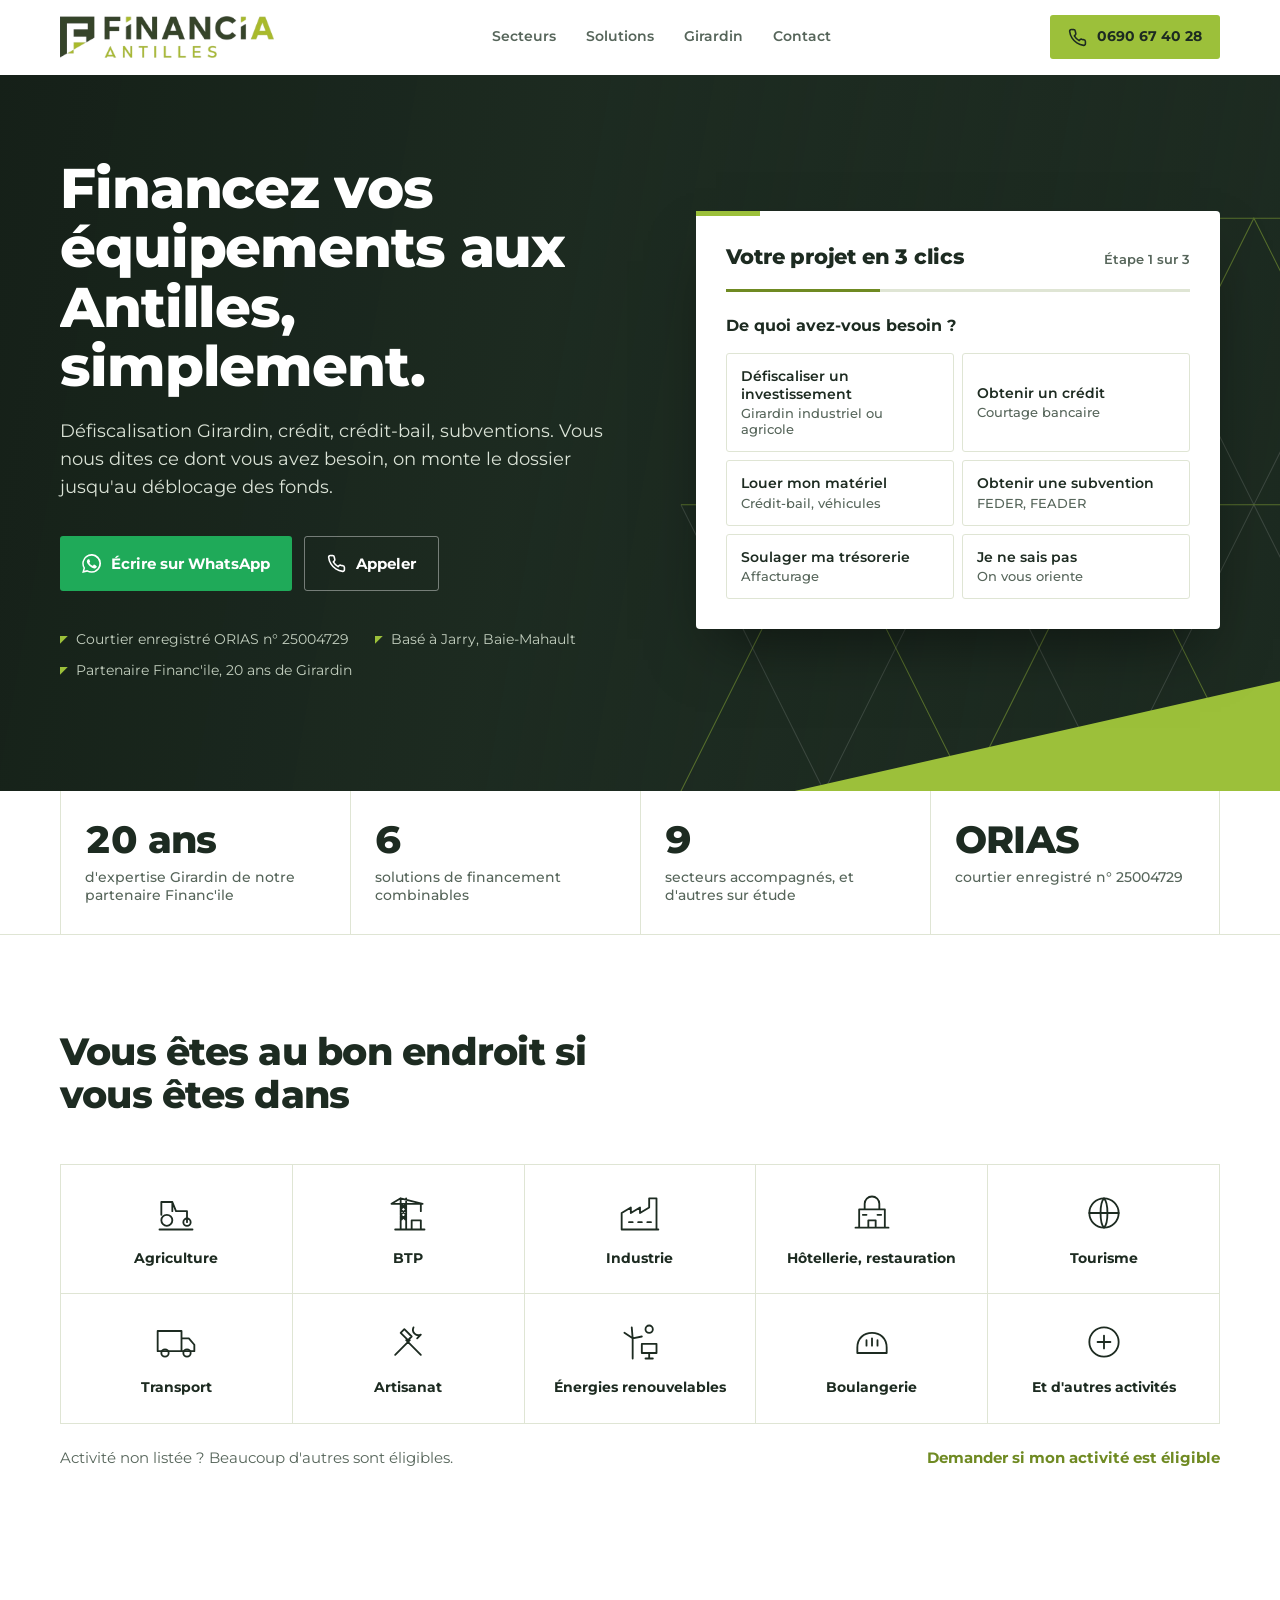
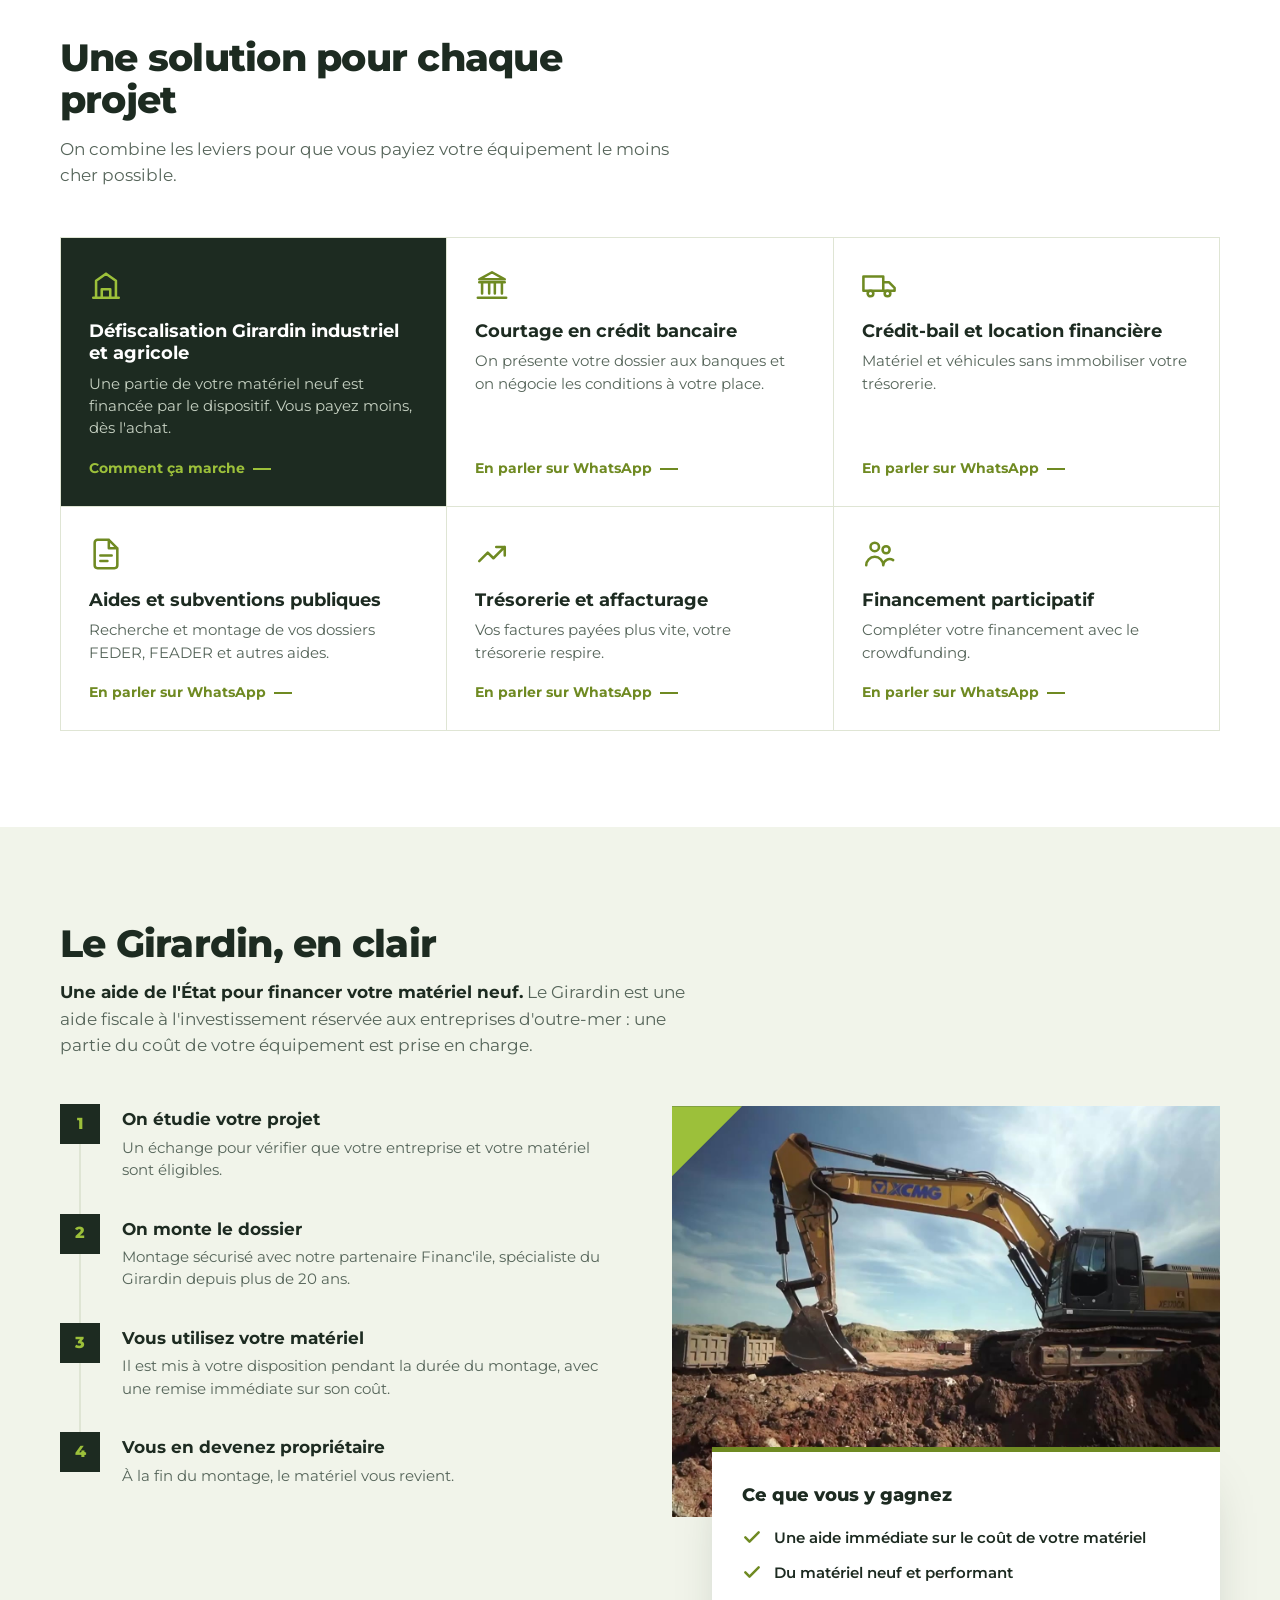
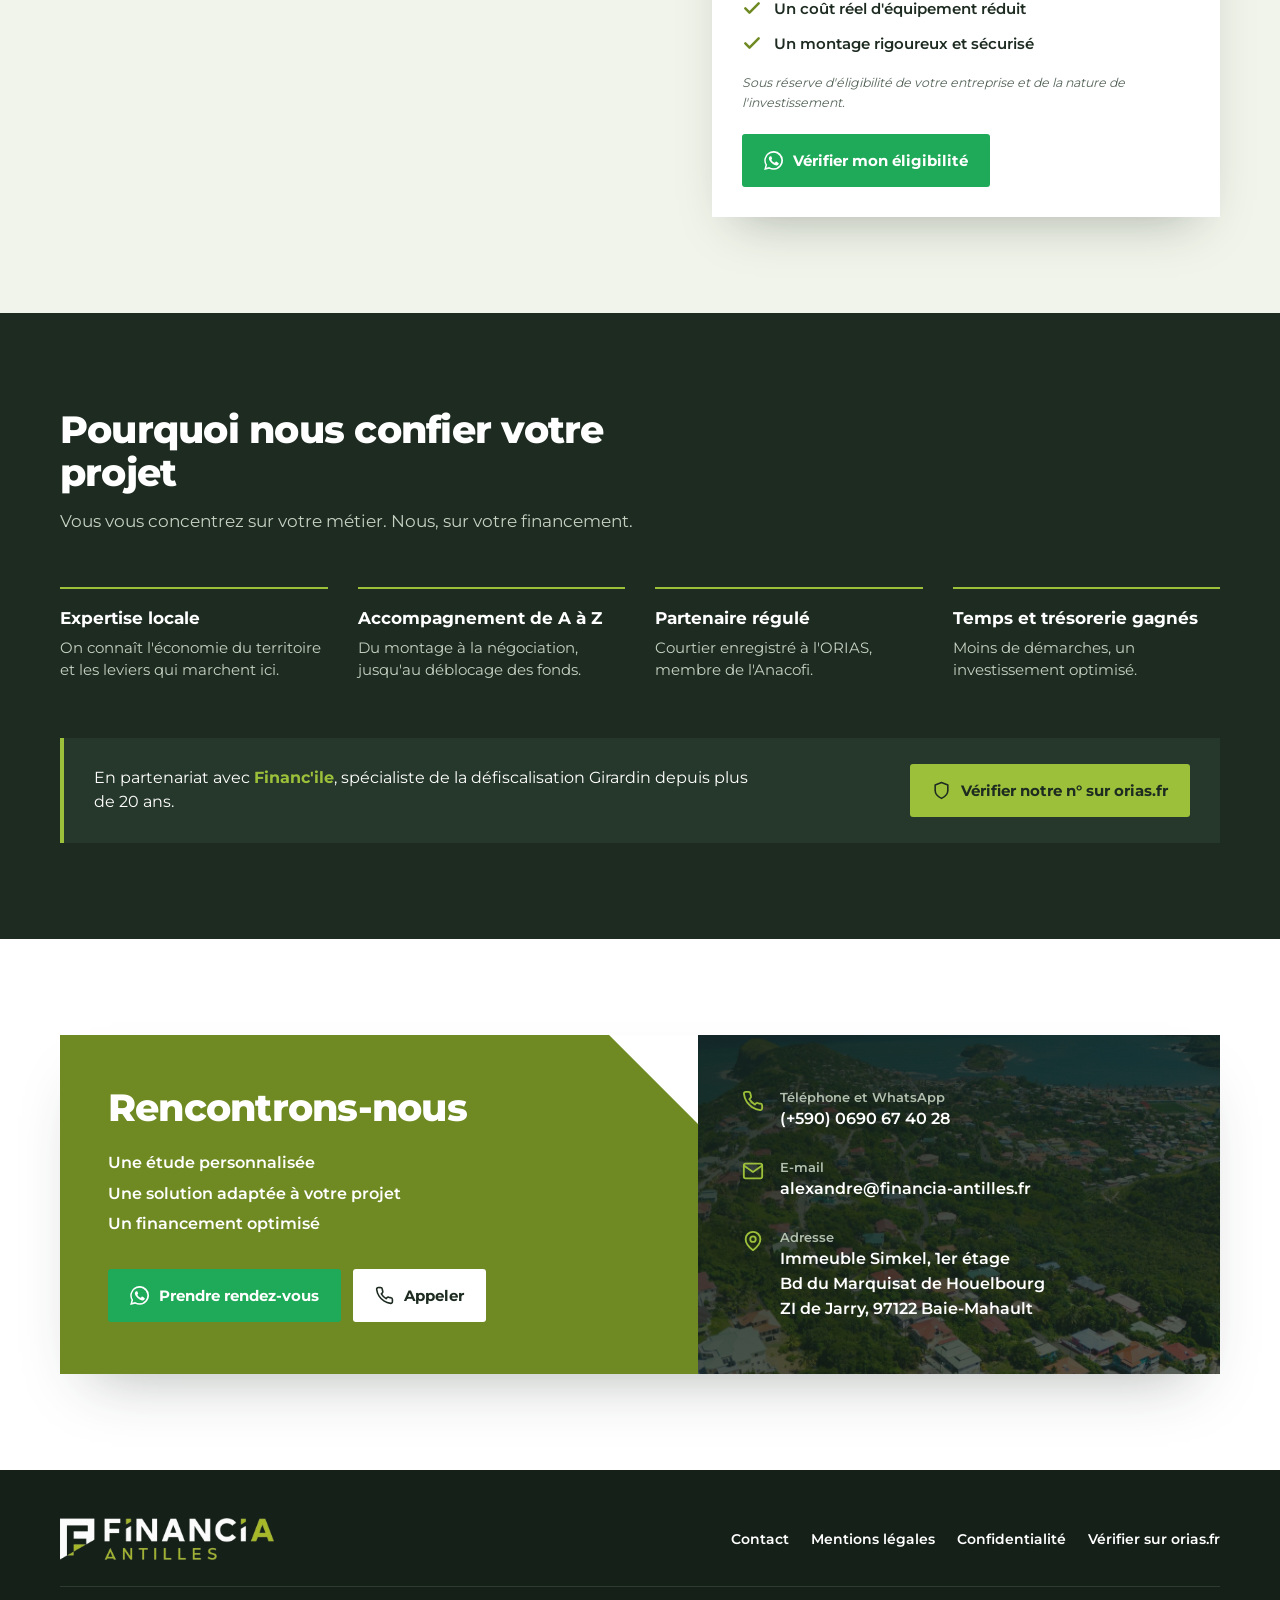
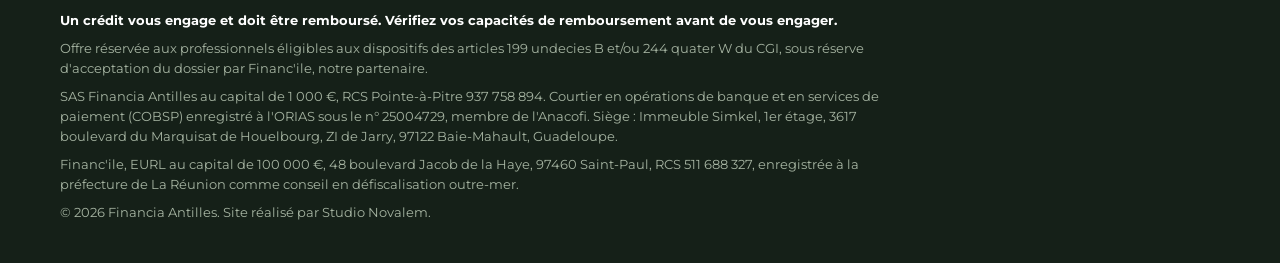
<file: index.html>
<!DOCTYPE html>
<html lang="fr">
<head>
<meta charset="UTF-8">
<meta name="viewport" content="width=device-width, initial-scale=1, viewport-fit=cover">
<title>Financia Antilles | Défiscalisation Girardin et financement en Guadeloupe</title>
<meta name="description" content="Courtier en financement à Jarry, Guadeloupe. Défiscalisation Girardin industriel et agricole, crédit, crédit-bail, affacturage, subventions FEDER et FEADER. Étude personnalisée.">
<link rel="canonical" href="https://financia-antilles.fr/">
<meta name="robots" content="index, follow">
<meta name="theme-color" content="#1d2b21">
<meta property="og:type" content="website">
<meta property="og:locale" content="fr_FR">
<meta property="og:site_name" content="Financia Antilles">
<meta property="og:title" content="Financia Antilles | Défiscalisation Girardin et financement en Guadeloupe">
<meta property="og:description" content="Courtier en financement à Jarry, Guadeloupe. Défiscalisation Girardin industriel et agricole, crédit, crédit-bail, affacturage, subventions FEDER et FEADER. Étude personnalisée.">
<meta property="og:url" content="https://financia-antilles.fr/">
<meta property="og:image" content="https://financia-antilles.fr/assets/img/og.jpg">
<meta name="twitter:card" content="summary_large_image">
<link rel="icon" href="favicon.png" type="image/png">
<link rel="apple-touch-icon" href="assets/img/apple-touch-icon.png">
<link rel="preload" href="assets/fonts/montserrat-latin-800-normal.woff2" as="font" type="font/woff2" crossorigin>
<link rel="preload" href="assets/fonts/montserrat-latin-600-normal.woff2" as="font" type="font/woff2" crossorigin>
<link rel="stylesheet" href="css/style.css">
<link rel="preload" href="assets/img/hero.jpg" as="image">
<style>
#loader{position:fixed;inset:0;z-index:999;overflow:hidden;display:grid;place-items:center;color:#fff;pointer-events:none;animation:ldFail .4s 4.5s forwards}
.ld-layer{position:absolute;left:50%;top:50%;width:170vmax;height:170vmax;margin:-85vmax 0 0 -85vmax;will-change:transform}
.ld-l1{background:#1d2b21}.ld-l2{background:#6f8a22}.ld-l3{background:#9cc03a}
.ld-core{position:relative;width:min(340px,72vw);will-change:transform,opacity}
.ld-svg{display:block;width:100%;height:auto;overflow:visible}
.ld-svg path{transform-box:fill-box;transform-origin:center;opacity:0}
.ld-svg .m{animation:ldSpin .7s cubic-bezier(.3,1.4,.5,1) forwards;animation-delay:calc(var(--i)*.07s)}
.ld-svg .t{animation:ldUp .55s cubic-bezier(.2,.8,.2,1) forwards;animation-delay:calc(.2s + var(--i)*.035s)}
.ld-svg .b{animation:ldIn .5s ease-out forwards;animation-delay:calc(.25s + var(--i)*.03s)}
.ld-foot{display:flex;align-items:center;gap:12px;margin-top:22px;opacity:0;animation:ldFade .4s .3s forwards}
.ld-bar{flex:1;height:2px;background:rgba(255,255,255,.14);overflow:hidden}
.ld-bar i{display:block;height:100%;width:100%;background:#9cc03a;transform:scaleX(0);transform-origin:left;transition:transform .35s ease-out}
#ldPct{font:600 12px/1 Montserrat,system-ui,sans-serif;letter-spacing:.08em;min-width:34px;text-align:right;color:#c9d6c3;font-variant-numeric:tabular-nums}
#ldPct::after{content:" %"}
@keyframes ldSpin{0%{opacity:0;transform:rotate(-180deg) scale(0)}100%{opacity:1;transform:none}}
@keyframes ldUp{0%{opacity:0;transform:translateY(60%)}100%{opacity:1;transform:none}}
@keyframes ldIn{0%{opacity:0;transform:scale(.4)}100%{opacity:1;transform:none}}
@keyframes ldFade{to{opacity:1}}
/* Sortie en tourbillon */
#loader.out .ld-core{animation:ldCore .55s cubic-bezier(.7,0,.3,1) forwards}
#loader.out .ld-layer{animation:ldSwirl 1s cubic-bezier(.75,0,.2,1) forwards}
#loader.out .ld-l2{animation-delay:.1s}
#loader.out .ld-l3{animation-delay:.2s}
@keyframes ldCore{0%{transform:none;opacity:1}100%{transform:scale(.3) rotate(160deg);opacity:0}}
@keyframes ldSwirl{0%{transform:rotate(0) scale(1)}100%{transform:rotate(200deg) scale(0)}}
@keyframes ldFail{to{opacity:0;visibility:hidden}}
@media (prefers-reduced-motion:reduce){#loader{display:none}}
/* Intro du site synchronisée avec le tourbillon */
.hero-grid{transform-origin:50% 40%}
body.ready .hero-grid{animation:heroIn 1.1s cubic-bezier(.2,.8,.2,1) both}
@keyframes heroIn{from{transform:scale(.94) rotate(-1.5deg);opacity:.2}to{transform:none;opacity:1}}
video.hero-bg{opacity:0;transition:opacity .6s}
video.hero-bg.on{opacity:1}
@media (prefers-reduced-motion:reduce){body.ready .hero-grid{animation:none}}
</style>
<script type="application/ld+json">{"@context": "https://schema.org", "@type": "FinancialService", "name": "Financia Antilles", "url": "https://financia-antilles.fr", "logo": "https://financia-antilles.fr/assets/img/logo.png", "telephone": "+590690674028", "email": "alexandre@financia-antilles.fr", "image": "https://financia-antilles.fr/assets/img/og.jpg", "address": {"@type": "PostalAddress", "streetAddress": "Immeuble Simkel, 1er étage, 3617 boulevard du Marquisat de Houelbourg, ZI de Jarry", "postalCode": "97122", "addressLocality": "Baie-Mahault", "addressRegion": "Guadeloupe", "addressCountry": "FR"}, "areaServed": ["Guadeloupe", "Martinique"], "founder": "Alexandre Buc", "vatID": "FR50937758894", "description": "Courtier en financement : défiscalisation Girardin industriel et agricole, crédit bancaire, crédit-bail, affacturage, subventions FEDER et FEADER."}</script>
</head>
<body>
<div id="loader" aria-hidden="true">
  <div class="ld-layer ld-l3"></div>
  <div class="ld-layer ld-l2"></div>
  <div class="ld-layer ld-l1"></div>
  <div class="ld-core">
    <svg class="ld-svg" viewBox="0 0 599.2 116.5" xmlns="http://www.w3.org/2000/svg" aria-hidden="true"><path class="m" style="--i:0" fill="currentColor" fill-rule="evenodd" d="M95.5 0.8 L0.2 1.0 L0.2 115.0 L19.0 104.5 L19.8 103.5 L19.8 20.2 L20.5 19.8 L77.0 20.0 L77.8 20.8 L77.8 35.5 L77.0 36.2 L38.2 36.8 L38.5 56.8 L73.2 57.0 L73.8 57.8 L73.8 72.2 L74.5 72.5 L96.2 59.5 L96.2 1.8Z"/><path class="m" style="--i:1" fill="#9cc03a" fill-rule="evenodd" d="M37.8 95.0 L37.2 94.5 L35.5 94.8 L22.8 102.5 L22.5 103.5 L25.2 104.2 L35.0 104.2 L38.0 103.2ZM38.0 91.8 L38.5 92.5 L41.0 92.0 L68.2 76.2 L69.8 75.0 L69.8 74.0 L66.2 73.0 L61.8 72.8 L38.8 73.2 L38.0 74.8Z"/><path class="t" style="--i:2" fill="currentColor" fill-rule="evenodd" d="M168.5 1.2 L125.2 1.2 L125.2 64.2 L138.2 64.2 L138.8 63.8 L138.8 41.8 L139.2 41.2 L165.5 41.0 L165.8 29.8 L165.2 29.2 L139.5 29.2 L138.8 28.5 L138.8 13.8 L139.5 13.0 L168.2 13.0 L168.8 12.5Z"/><path class="t" style="--i:3" fill="#9cc03a" fill-rule="evenodd" d="M197.2 1.0 L186.8 0.8 L185.8 1.8 L184.8 4.8 L184.8 13.5 L186.0 16.2 L187.2 16.5 L193.0 12.8 L196.0 11.5 L198.2 9.2 L199.2 6.0 L198.5 2.8Z"/><path class="t" style="--i:4" fill="currentColor" fill-rule="evenodd" d="M198.5 21.8 L188.0 27.5 L185.0 29.8 L185.0 63.5 L185.5 64.2 L198.2 64.2 L198.8 63.8Z"/><path class="t" style="--i:5" fill="currentColor" fill-rule="evenodd" d="M214.8 1.2 L214.5 63.8 L215.0 64.2 L227.5 64.2 L228.0 63.5 L228.0 22.8 L228.5 22.2 L230.0 23.8 L256.2 64.0 L271.5 64.2 L272.0 63.5 L272.0 1.8 L271.2 1.0 L259.5 1.0 L258.2 1.5 L258.2 42.0 L257.2 42.8 L229.8 1.2Z"/><path class="t" style="--i:6" fill="currentColor" fill-rule="evenodd" d="M309.5 1.2 L285.8 64.0 L299.8 64.2 L300.8 63.0 L303.8 54.2 L305.5 52.8 L330.2 53.0 L331.0 53.8 L334.2 63.0 L335.2 64.2 L349.2 64.2 L349.5 63.5 L325.5 1.2ZM317.2 18.5 L319.0 21.0 L325.8 39.2 L325.2 40.8 L310.0 40.8 L309.2 39.8Z"/><path class="t" style="--i:7" fill="currentColor" fill-rule="evenodd" d="M363.2 1.2 L363.2 64.0 L376.5 64.2 L376.8 22.8 L377.5 22.2 L405.5 64.2 L420.2 64.2 L420.8 63.8 L420.8 1.5 L410.8 1.0 L407.0 1.5 L407.0 42.5 L406.2 43.0 L378.5 1.2Z"/><path class="t" style="--i:8" fill="currentColor" fill-rule="evenodd" d="M460.5 0.5 L454.0 2.5 L446.8 7.0 L440.2 14.2 L438.2 17.8 L436.0 24.5 L435.2 29.8 L436.0 41.0 L438.0 47.0 L441.0 52.2 L446.5 58.2 L451.5 61.8 L460.5 65.0 L469.5 65.5 L475.5 64.8 L481.5 62.8 L486.8 59.8 L492.0 55.0 L493.0 53.0 L483.2 45.0 L482.2 45.0 L479.0 48.2 L476.2 50.0 L470.5 51.8 L462.2 51.2 L456.5 48.5 L453.0 45.2 L449.8 39.8 L448.8 35.2 L448.8 30.2 L449.8 25.8 L452.0 21.5 L455.8 17.5 L462.8 14.0 L470.2 13.8 L473.2 14.2 L477.8 16.2 L482.2 20.2 L483.2 20.2 L492.2 13.2 L493.0 11.8 L487.5 6.2 L479.0 1.8 L470.0 0.0Z"/><path class="t" style="--i:9" fill="currentColor" fill-rule="evenodd" d="M520.8 21.8 L508.5 28.5 L507.2 29.8 L507.2 63.8 L507.8 64.2 L520.5 64.2 L521.0 63.8Z"/><path class="t" style="--i:10" fill="#9cc03a" fill-rule="evenodd" d="M519.0 0.8 L510.0 0.8 L508.0 2.0 L507.2 7.2 L507.2 14.0 L508.0 16.5 L509.8 16.5 L518.2 11.5 L521.0 9.2 L521.2 2.5Z"/><path class="t" style="--i:11" fill="#9cc03a" fill-rule="evenodd" d="M559.5 1.5 L558.2 2.8 L557.8 5.5 L552.2 18.2 L551.8 21.2 L550.2 23.2 L545.8 37.0 L542.5 43.8 L539.8 53.2 L538.5 54.5 L538.0 57.2 L536.0 60.5 L535.8 62.8 L537.2 64.5 L549.2 64.5 L551.2 62.2 L551.2 60.8 L553.2 57.0 L553.8 54.8 L555.5 53.2 L560.0 52.8 L578.2 53.0 L579.5 53.5 L581.5 56.0 L583.5 62.8 L584.8 64.2 L595.8 64.5 L599.0 63.8 L597.5 57.8 L596.5 56.5 L595.2 52.0 L592.2 46.0 L591.2 42.0 L590.5 41.2 L587.2 31.5 L584.2 25.0 L584.0 22.8 L582.5 20.5 L581.2 15.8 L578.2 9.2 L576.2 3.0 L574.0 1.2 L571.0 0.8 L563.8 0.8ZM566.8 20.2 L567.8 20.8 L569.2 23.0 L569.5 24.8 L571.2 28.0 L574.8 38.5 L574.0 40.2 L572.2 40.8 L562.5 40.8 L560.5 40.2 L559.8 39.2 L562.2 30.8Z"/><path class="b" style="--i:12" fill="#9cc03a" fill-rule="evenodd" d="M140.8 84.8 L138.5 87.2 L127.8 109.5 L126.2 113.0 L126.0 115.2 L127.8 116.2 L131.2 115.5 L133.5 112.8 L146.5 112.5 L149.0 113.0 L150.8 115.5 L154.8 116.2 L155.8 115.2 L155.5 112.8 L150.2 103.5 L150.0 101.2 L148.0 98.2 L143.0 86.5 L141.5 84.8ZM140.8 95.8 L143.2 99.2 L146.5 107.2 L145.2 108.2 L138.8 108.5 L135.5 107.5 L138.2 99.2Z"/><path class="b" style="--i:13" fill="#9cc03a" fill-rule="evenodd" d="M177.0 83.8 L176.0 85.2 L175.8 113.5 L176.5 115.5 L179.2 116.2 L181.2 115.2 L181.2 96.8 L182.0 95.5 L183.0 95.5 L192.2 108.2 L194.2 112.5 L196.5 115.2 L201.2 116.0 L202.0 114.8 L202.2 84.8 L201.0 83.5 L198.5 83.2 L197.0 85.2 L197.0 102.5 L196.0 104.0 L194.2 103.0 L193.2 100.5 L181.5 83.8 L180.0 83.0Z"/><path class="b" style="--i:14" fill="#9cc03a" fill-rule="evenodd" d="M243.8 83.0 L232.0 83.5 L226.2 83.0 L222.0 83.8 L220.2 85.0 L220.5 87.0 L221.5 87.8 L225.8 88.5 L229.0 88.2 L230.5 90.0 L230.5 115.2 L231.8 116.2 L235.0 115.8 L236.0 113.5 L236.0 89.2 L237.0 88.2 L243.8 88.2 L245.5 87.5 L245.2 84.0Z"/><path class="b" style="--i:15" fill="#9cc03a" fill-rule="evenodd" d="M266.8 82.8 L265.0 83.8 L264.2 85.2 L264.0 114.5 L264.8 115.8 L268.2 116.0 L269.0 115.5 L270.0 111.0 L269.8 85.0 L268.8 83.0Z"/><path class="b" style="--i:16" fill="#9cc03a" fill-rule="evenodd" d="M292.5 83.2 L291.0 85.2 L290.8 114.0 L291.2 115.2 L293.2 116.0 L309.2 116.2 L311.5 115.5 L312.2 114.5 L312.2 112.8 L309.8 111.0 L298.5 111.2 L296.5 109.5 L296.5 85.2 L295.0 83.2Z"/><path class="b" style="--i:17" fill="#9cc03a" fill-rule="evenodd" d="M332.8 83.2 L331.5 85.8 L331.5 112.2 L332.0 115.5 L336.0 116.2 L349.5 116.2 L351.5 115.5 L352.5 114.2 L352.5 112.5 L350.2 111.0 L338.5 110.8 L337.2 109.8 L336.8 103.2 L337.0 85.8 L336.0 84.0Z"/><path class="b" style="--i:18" fill="#9cc03a" fill-rule="evenodd" d="M372.8 83.8 L371.8 85.2 L371.8 113.2 L372.2 115.5 L373.2 116.2 L392.0 116.2 L394.2 115.8 L395.0 115.0 L395.0 113.0 L394.0 111.8 L392.0 110.8 L379.2 111.0 L378.0 110.2 L377.0 106.5 L377.5 103.8 L378.5 102.5 L391.5 102.2 L392.8 101.2 L393.0 99.0 L391.8 97.8 L380.5 97.5 L378.2 96.8 L377.2 95.8 L377.2 89.8 L378.0 88.8 L379.8 88.2 L392.5 88.2 L394.0 87.2 L394.0 85.2 L393.2 84.0 L391.5 83.0 L388.0 83.5 L374.8 83.0Z"/><path class="b" style="--i:19" fill="#9cc03a" fill-rule="evenodd" d="M436.5 84.8 L430.2 82.8 L422.8 83.5 L418.5 85.8 L416.2 88.2 L415.5 89.8 L415.5 94.2 L416.5 97.5 L418.5 99.5 L421.0 100.0 L423.5 101.5 L430.2 102.8 L433.2 105.5 L433.5 108.2 L431.2 110.5 L427.5 111.8 L421.8 110.5 L418.2 108.5 L416.0 108.2 L414.8 109.2 L414.2 110.8 L415.5 113.5 L422.2 116.0 L429.5 116.2 L435.2 114.5 L437.5 112.2 L439.2 107.8 L439.2 104.8 L437.2 101.2 L433.0 98.5 L429.0 97.8 L423.0 95.5 L421.0 92.8 L421.2 90.8 L423.8 88.5 L425.2 88.0 L431.8 88.0 L434.5 89.2 L437.0 89.0 L437.5 86.0Z"/></svg>
    <div class="ld-foot"><div class="ld-bar"><i id="ldBar"></i></div><span id="ldPct">0</span></div>
  </div>
</div>
<svg width="0" height="0" style="position:absolute" aria-hidden="true">
  <defs>
    <symbol id="i-wa" viewBox="0 0 24 24"><path fill="currentColor" d="M17.5 14.4c-.3-.1-1.8-.9-2-1s-.5-.1-.7.1-.8 1-.9 1.2-.3.2-.6.1a8.2 8.2 0 0 1-4-3.5c-.3-.5.3-.5.9-1.6.1-.2 0-.4 0-.5l-.9-2.2c-.2-.6-.5-.5-.7-.5h-.6a1.2 1.2 0 0 0-.8.4 3.5 3.5 0 0 0-1.1 2.6 6 6 0 0 0 1.3 3.2 13.8 13.8 0 0 0 5.3 4.7c2 .8 2.7.9 3.7.8a3.1 3.1 0 0 0 2-1.4 2.5 2.5 0 0 0 .2-1.4c-.1-.1-.3-.2-.6-.3zM12 21.8a9.8 9.8 0 0 1-5-1.4l-.4-.2-3.7 1 1-3.6-.2-.4A9.8 9.8 0 1 1 12 21.8zM20.5 3.5A11.8 11.8 0 0 0 1.9 17.7L.2 24l6.4-1.7A11.8 11.8 0 0 0 24 12a11.7 11.7 0 0 0-3.5-8.5z"/></symbol>
    <symbol id="i-tel" viewBox="0 0 24 24"><path fill="none" stroke="currentColor" stroke-width="2" stroke-linecap="round" stroke-linejoin="round" d="M22 16.9v3a2 2 0 0 1-2.2 2 19.8 19.8 0 0 1-8.6-3.1 19.5 19.5 0 0 1-6-6A19.8 19.8 0 0 1 2.1 4.2 2 2 0 0 1 4.1 2h3a2 2 0 0 1 2 1.7c.1 1 .4 1.9.7 2.8a2 2 0 0 1-.5 2.1L8 9.9a16 16 0 0 0 6 6l1.3-1.3a2 2 0 0 1 2.1-.4c.9.3 1.8.6 2.8.7a2 2 0 0 1 1.7 2z"/></symbol>
    <symbol id="i-mail" viewBox="0 0 24 24"><g fill="none" stroke="currentColor" stroke-width="2" stroke-linecap="round" stroke-linejoin="round"><rect x="2" y="4" width="20" height="16" rx="2"/><path d="m22 6-10 7L2 6"/></g></symbol>
    <symbol id="i-pin" viewBox="0 0 24 24"><g fill="none" stroke="currentColor" stroke-width="2" stroke-linecap="round" stroke-linejoin="round"><path d="M20 10c0 6-8 12-8 12s-8-6-8-12a8 8 0 0 1 16 0z"/><circle cx="12" cy="10" r="3"/></g></symbol>
    <symbol id="i-check" viewBox="0 0 24 24"><path fill="none" stroke="currentColor" stroke-width="3" stroke-linecap="round" stroke-linejoin="round" d="M4 12.5l5 5L20 6.5"/></symbol>
    <symbol id="i-shield" viewBox="0 0 24 24"><path fill="none" stroke="currentColor" stroke-width="2" stroke-linecap="round" stroke-linejoin="round" d="M12 22s8-4 8-10V5l-8-3-8 3v7c0 6 8 10 8 10z"/></symbol>
  </defs>
</svg>
<a class="skip" href="#main">Aller au contenu</a>
<header id="top">
  <div class="wrap nav">
    <a href="#top" class="logo" aria-label="Financia Antilles, accueil">
      <img src="assets/img/logo.png" alt="Financia Antilles" width="214" height="42" onload="this.parentNode.classList.add('has-img')">
      <svg class="mark" viewBox="0 0 60 70" aria-hidden="true"><path class="dk" fill="#1d2b21" d="M0 0h60v40H42V28h8V10H13v60L0 60z"/><path class="dk" fill="#1d2b21" d="M22 18h20v10H22z"/><path fill="#8fb033" d="M22 38h18L22 58z"/></svg>
      <span class="logo-txt"><b>FINANCI<span>A</span></b><small>ANTILLES</small></span>

    </a>
    <nav class="nav-links" id="menu" aria-label="Navigation principale">
      <a href="#secteurs">Secteurs</a>
      <a href="#solutions">Solutions</a>
      <a href="#girardin">Girardin</a>
      <a href="#contact">Contact</a>
    </nav>
    <div class="nav-right">
      <a class="btn btn-call" href="tel:+590690674028" aria-label="Appeler le 0690 67 40 28"><svg aria-hidden="true"><use href="#i-tel"/></svg><span>0690 67 40 28</span></a>
      <button class="burger" aria-label="Menu" aria-expanded="false" aria-controls="menu"><i></i><i></i><i></i></button>
    </div>
  </div>
  <div class="progress" aria-hidden="true"></div>
</header>
<main id="main">
<section class="hero" aria-labelledby="h1">
  <video class="hero-bg" id="heroVideo" muted loop playsinline autoplay preload="auto" poster="assets/img/hero.jpg" aria-hidden="true" data-src="assets/video/hero.mp4" data-src-mobile="assets/video/hero-mobile.mp4"></video>
  <script>(function(){var v=document.getElementById("heroVideo");var sd=navigator.connection&&navigator.connection.saveData;if(sd||matchMedia("(prefers-reduced-motion: reduce)").matches){v.removeAttribute("autoplay");return}v.src=matchMedia("(max-width: 700px)").matches?v.dataset.srcMobile:v.dataset.src;v.addEventListener("playing",function(){v.classList.add("on")});})();</script>
  <svg class="hero-lines" viewBox="0 0 1440 700" preserveAspectRatio="xMidYMid slice" aria-hidden="true">
    <path d="M760 700 L900 420 L1040 700 L1180 420 L1320 700 L1460 420"/>
    <path d="M760 420 L900 700 L1040 420 L1180 700 L1320 420 L1460 700"/>
    <path d="M900 420 L1040 140 L1180 420 L1320 140 L1460 420"/>
    <path d="M900 140 L1040 420 L1180 140 L1320 420 L1460 140"/>
    <path d="M760 420 H1460 M900 140 H1460"/>
  </svg>
  <div class="hero-cut" aria-hidden="true"></div>

  <div class="wrap hero-grid">
    <div>
      <h1 id="h1" class="split">Financez vos équipements aux Antilles, simplement.</h1>
      <p class="hero-lead rise d2">Défiscalisation Girardin, crédit, crédit-bail, subventions. Vous nous dites ce dont vous avez besoin, on monte le dossier jusqu'au déblocage des fonds.</p>
      <div class="hero-cta rise d3">
        <a class="btn btn-wa" data-wa="Bonjour, je souhaite une étude de financement pour mon entreprise." href="https://wa.me/590690674028"><svg aria-hidden="true"><use href="#i-wa"/></svg>Écrire sur WhatsApp</a>
        <a class="btn btn-ghost" href="tel:+590690674028"><svg aria-hidden="true"><use href="#i-tel"/></svg>Appeler</a>
      </div>
      <ul class="hero-proof rise d4">
        <li><i></i>Courtier enregistré ORIAS n° 25004729</li>
        <li><i></i>Basé à Jarry, Baie-Mahault</li>
        <li><i></i>Partenaire Financ'ile, 20 ans de Girardin</li>
      </ul>
    </div>

    <div class="guide rise d5" id="guide" aria-live="polite">
      <div class="guide-head">
        <h2>Votre projet en 3 clics</h2>
        <span class="guide-count" id="gCount">Étape 1 sur 3</span>
      </div>
      <div class="bar" aria-hidden="true"><i id="gBar"></i></div>

      <div class="step on" data-step="1">
        <p class="q">De quoi avez-vous besoin ?</p>
        <div class="opts" data-key="besoin">
          <button class="opt" data-v="Défiscalisation Girardin">Défiscaliser un investissement<small>Girardin industriel ou agricole</small></button>
          <button class="opt" data-v="Crédit bancaire">Obtenir un crédit<small>Courtage bancaire</small></button>
          <button class="opt" data-v="Crédit-bail / location financière">Louer mon matériel<small>Crédit-bail, véhicules</small></button>
          <button class="opt" data-v="Subventions (FEDER, FEADER)">Obtenir une subvention<small>FEDER, FEADER</small></button>
          <button class="opt" data-v="Trésorerie / affacturage">Soulager ma trésorerie<small>Affacturage</small></button>
          <button class="opt" data-v="Je ne sais pas encore">Je ne sais pas<small>On vous oriente</small></button>
        </div>
      </div>

      <div class="step" data-step="2">
        <p class="q">Votre secteur d'activité ?</p>
        <div class="opts" data-key="secteur">
          <button class="opt" data-v="Agriculture">Agriculture</button>
          <button class="opt" data-v="BTP">BTP</button>
          <button class="opt" data-v="Industrie">Industrie</button>
          <button class="opt" data-v="Hôtellerie, restauration, tourisme">Hôtellerie, restauration</button>
          <button class="opt" data-v="Transport">Transport</button>
          <button class="opt" data-v="Artisanat, boulangerie">Artisanat, boulangerie</button>
          <button class="opt" data-v="Énergies renouvelables">Énergies renouvelables</button>
          <button class="opt" data-v="Autre activité">Autre</button>
        </div>
        <button class="back" type="button" data-back>Retour</button>
      </div>

      <div class="step" data-step="3">
        <p class="q">Montant envisagé ?</p>
        <div class="opts" data-key="montant">
          <button class="opt" data-v="moins de 50 000 €">Moins de 50 000 €</button>
          <button class="opt" data-v="50 000 à 200 000 €">50 000 à 200 000 €</button>
          <button class="opt" data-v="plus de 200 000 €">Plus de 200 000 €</button>
          <button class="opt" data-v="à définir">À définir</button>
        </div>
        <button class="back" type="button" data-back>Retour</button>
      </div>

      <div class="step" data-step="4">
        <div class="recap" id="gRecap"></div>
        <a class="btn btn-wa" id="gSend" href="https://wa.me/590690674028" target="_blank" rel="noopener"><svg aria-hidden="true"><use href="#i-wa"/></svg>Envoyer ma demande sur WhatsApp</a>
        <div class="alt">
          <a href="tel:+590690674028">Ou appeler</a>
          <a href="mailto:alexandre@financia-antilles.fr" id="gMail">Ou par e-mail</a>
        </div>
        <button class="back" type="button" data-reset>Recommencer</button>
      </div>
    </div>
  </div>
</section>

<div class="stats" aria-label="Repères">
  <div class="wrap stats-grid">
    <div class="stat reveal"><b><span data-count="20">0</span> ans</b><span>d'expertise Girardin de notre partenaire Financ'ile</span></div>
    <div class="stat reveal"><b data-count="6">0</b><span>solutions de financement combinables</span></div>
    <div class="stat reveal"><b data-count="9">0</b><span>secteurs accompagnés, et d'autres sur étude</span></div>
    <div class="stat reveal"><b>ORIAS</b><span>courtier enregistré n° 25004729</span></div>
  </div>
</div>

<section class="sec-pad" id="secteurs" aria-labelledby="t-sec">
  <div class="wrap">
    <h2 id="t-sec" class="sec-title reveal">Vous êtes au bon endroit si vous êtes dans</h2>
    <ul class="sect reveal" style="list-style:none">
      <li class="sec"><svg viewBox="0 0 48 48" fill="none" stroke="currentColor" stroke-width="2" stroke-linecap="round" stroke-linejoin="round" aria-hidden="true"><circle cx="14" cy="32" r="6"/><circle cx="36" cy="34" r="4"/><path d="M8 26V12h12l4 10h12v12M20 12v10M6 42h36"/></svg>Agriculture</li>
      <li class="sec"><svg viewBox="0 0 48 48" fill="none" stroke="currentColor" stroke-width="2" stroke-linecap="round" stroke-linejoin="round" aria-hidden="true"><path d="M16 42V8M22 42V8M16 8l24 6H6zM16 14l6 6M22 14l-6 6M16 20l6 6M22 20l-6 6M16 26l6 6M22 26l-6 6M38 14v8M10 42h32M28 42V32h10v10"/></svg>BTP</li>
      <li class="sec"><svg viewBox="0 0 48 48" fill="none" stroke="currentColor" stroke-width="2" stroke-linecap="round" stroke-linejoin="round" aria-hidden="true"><path d="M4 42V24l10-6v6l10-6v6l10-6V8h8v34zM4 42h40M12 34h4M22 34h4M32 34h4"/></svg>Industrie</li>
      <li class="sec"><svg viewBox="0 0 48 48" fill="none" stroke="currentColor" stroke-width="2" stroke-linecap="round" stroke-linejoin="round" aria-hidden="true"><path d="M6 40h36M10 40V20h28v20M16 20v-6a8 8 0 0 1 16 0v6M20 40v-8h8v8M14 26h4M30 26h4"/></svg>Hôtellerie, restauration</li>
      <li class="sec"><svg viewBox="0 0 48 48" fill="none" stroke="currentColor" stroke-width="2" stroke-linecap="round" stroke-linejoin="round" aria-hidden="true"><circle cx="24" cy="24" r="16"/><path d="M8 24h32M24 8c5 5 5 27 0 32M24 8c-5 5-5 27 0 32"/></svg>Tourisme</li>
      <li class="sec"><svg viewBox="0 0 48 48" fill="none" stroke="currentColor" stroke-width="2" stroke-linecap="round" stroke-linejoin="round" aria-hidden="true"><path d="M4 12h26v22H4zM30 20h8l6 7v7H30"/><circle cx="12" cy="36" r="4"/><circle cx="36" cy="36" r="4"/></svg>Transport</li>
      <li class="sec"><svg viewBox="0 0 48 48" fill="none" stroke="currentColor" stroke-width="2" stroke-linecap="round" stroke-linejoin="round" aria-hidden="true"><path d="M10 38l16-16M20 10l8 8-4 4-8-8zM38 38L22 22M30 8a6 6 0 0 0 8 8l-4 4"/></svg>Artisanat</li>
      <li class="sec"><svg viewBox="0 0 48 48" fill="none" stroke="currentColor" stroke-width="2" stroke-linecap="round" stroke-linejoin="round" aria-hidden="true"><path d="M16 42V20M16 20l-9-6M16 20l10-2M16 20l-1-12M26 26h16v10H26zM34 36v6M30 42h8M38 10a4 4 0 1 1-8 0 4 4 0 0 1 8 0"/></svg>Énergies renouvelables</li>
      <li class="sec"><svg viewBox="0 0 48 48" fill="none" stroke="currentColor" stroke-width="2" stroke-linecap="round" stroke-linejoin="round" aria-hidden="true"><path d="M8 30c0-10 7-16 16-16s16 6 16 16v6H8zM18 22v6M24 20v8M30 22v6"/></svg>Boulangerie</li>
      <li class="sec"><svg viewBox="0 0 48 48" fill="none" stroke="currentColor" stroke-width="2" stroke-linecap="round" stroke-linejoin="round" aria-hidden="true"><circle cx="24" cy="24" r="16"/><path d="M24 17v14M17 24h14"/></svg>Et d'autres activités</li>
    </ul>
    <div class="sect-foot reveal">
      <span>Activité non listée ? Beaucoup d'autres sont éligibles.</span>
      <a href="https://wa.me/590690674028" data-wa="Bonjour, mon activité est-elle éligible à vos solutions de financement ?">Demander si mon activité est éligible</a>
    </div>
  </div>
</section>

<section class="sec-pad" id="solutions" aria-labelledby="t-sol">
  <div class="wrap">
    <h2 id="t-sol" class="sec-title reveal">Une solution pour chaque projet</h2>
    <p class="sec-lead reveal">On combine les leviers pour que vous payiez votre équipement le moins cher possible.</p>
    <div class="sols">
      <a href="#girardin" class="sol main reveal">
        <svg viewBox="0 0 24 24" fill="none" stroke="currentColor" stroke-width="1.8" stroke-linecap="round" stroke-linejoin="round" aria-hidden="true"><path d="M3 21h18M5 21V9l7-5 7 5v12M9 21v-6h6v6"/></svg>
        <h3>Défiscalisation Girardin industriel et agricole</h3>
        <p>Une partie de votre matériel neuf est financée par le dispositif. Vous payez moins, dès l'achat.</p>
        <span class="go">Comment ça marche</span>
      </a>
      <a href="https://wa.me/590690674028" class="sol reveal" data-wa="Bonjour, je souhaite un crédit bancaire pour mon entreprise.">
        <svg viewBox="0 0 24 24" fill="none" stroke="currentColor" stroke-width="1.8" stroke-linecap="round" stroke-linejoin="round" aria-hidden="true"><path d="M3 10h18M5 10v8M10 10v8M14 10v8M19 10v8M2 21h20M12 3l9 5H3z"/></svg>
        <h3>Courtage en crédit bancaire</h3>
        <p>On présente votre dossier aux banques et on négocie les conditions à votre place.</p>
        <span class="go">En parler sur WhatsApp</span>
      </a>
      <a href="https://wa.me/590690674028" class="sol reveal" data-wa="Bonjour, je m'intéresse au crédit-bail / location financière pour du matériel ou des véhicules.">
        <svg viewBox="0 0 24 24" fill="none" stroke="currentColor" stroke-width="1.8" stroke-linecap="round" stroke-linejoin="round" aria-hidden="true"><path d="M1 6h14v10H1zM15 10h4l4 4v2h-8"/><circle cx="6" cy="18" r="2"/><circle cx="18" cy="18" r="2"/></svg>
        <h3>Crédit-bail et location financière</h3>
        <p>Matériel et véhicules sans immobiliser votre trésorerie.</p>
        <span class="go">En parler sur WhatsApp</span>
      </a>
      <a href="https://wa.me/590690674028" class="sol reveal" data-wa="Bonjour, je souhaite monter un dossier de subvention (FEDER / FEADER).">
        <svg viewBox="0 0 24 24" fill="none" stroke="currentColor" stroke-width="1.8" stroke-linecap="round" stroke-linejoin="round" aria-hidden="true"><path d="M14 2H6a2 2 0 0 0-2 2v16a2 2 0 0 0 2 2h12a2 2 0 0 0 2-2V8zM14 2v6h6M8 13h8M8 17h5"/></svg>
        <h3>Aides et subventions publiques</h3>
        <p>Recherche et montage de vos dossiers FEDER, FEADER et autres aides.</p>
        <span class="go">En parler sur WhatsApp</span>
      </a>
      <a href="https://wa.me/590690674028" class="sol reveal" data-wa="Bonjour, je cherche une solution de trésorerie / affacturage.">
        <svg viewBox="0 0 24 24" fill="none" stroke="currentColor" stroke-width="1.8" stroke-linecap="round" stroke-linejoin="round" aria-hidden="true"><path d="M3 17l6-6 4 4 8-8M15 7h6v6"/></svg>
        <h3>Trésorerie et affacturage</h3>
        <p>Vos factures payées plus vite, votre trésorerie respire.</p>
        <span class="go">En parler sur WhatsApp</span>
      </a>
      <a href="https://wa.me/590690674028" class="sol reveal" data-wa="Bonjour, je souhaite financer mon projet par du financement participatif.">
        <svg viewBox="0 0 24 24" fill="none" stroke="currentColor" stroke-width="1.8" stroke-linecap="round" stroke-linejoin="round" aria-hidden="true"><circle cx="9" cy="7" r="3"/><circle cx="17" cy="9" r="2.5"/><path d="M3 20a6 6 0 0 1 12 0M15 20a4.5 4.5 0 0 1 7-3.7"/></svg>
        <h3>Financement participatif</h3>
        <p>Compléter votre financement avec le crowdfunding.</p>
        <span class="go">En parler sur WhatsApp</span>
      </a>
    </div>
  </div>
</section>

<section class="sec-pad girardin" id="girardin" aria-labelledby="t-gir">
  <div class="wrap">
    <h2 id="t-gir" class="sec-title reveal">Le Girardin, en clair</h2>
    <p class="sec-lead reveal"><strong>Une aide de l'État pour financer votre matériel neuf.</strong> Le Girardin est une aide fiscale à l'investissement réservée aux entreprises d'outre-mer : une partie du coût de votre équipement est prise en charge.</p>
    <div class="g-grid">
      <div class="steps">
        <span class="track" aria-hidden="true"><i></i></span>
        <ol>
        <li><h3>On étudie votre projet</h3><p>Un échange pour vérifier que votre entreprise et votre matériel sont éligibles.</p></li>
        <li><h3>On monte le dossier</h3><p>Montage sécurisé avec notre partenaire Financ'ile, spécialiste du Girardin depuis plus de 20 ans.</p></li>
        <li><h3>Vous utilisez votre matériel</h3><p>Il est mis à votre disposition pendant la durée du montage, avec une remise immédiate sur son coût.</p></li>
        <li><h3>Vous en devenez propriétaire</h3><p>À la fin du montage, le matériel vous revient.</p></li>
        </ol>
      </div>
      <div class="g-side">
        <figure class="g-photo" data-parallax>
          <img src="assets/img/girardin-v2.jpg" alt="Pelleteuse neuve sur un chantier, sous un ciel bleu" loading="lazy" width="1400" height="1050" onerror="this.parentNode.remove()">
          <video id="girVideo" muted loop playsinline preload="none" aria-hidden="true" tabindex="-1" data-src="assets/video/girardin.mp4" data-src-mobile="assets/video/girardin-mobile.mp4"></video>
        </figure>
        <div class="benef reveal">
          <h3>Ce que vous y gagnez</h3>
          <ul>
            <li><svg aria-hidden="true"><use href="#i-check"/></svg>Une aide immédiate sur le coût de votre matériel</li>
            <li><svg aria-hidden="true"><use href="#i-check"/></svg>Du matériel neuf et performant</li>
            <li><svg aria-hidden="true"><use href="#i-check"/></svg>Un coût réel d'équipement réduit</li>
            <li><svg aria-hidden="true"><use href="#i-check"/></svg>Un montage rigoureux et sécurisé</li>
          </ul>
          <p class="note">Sous réserve d'éligibilité de votre entreprise et de la nature de l'investissement.</p>
          <a class="btn btn-wa" href="https://wa.me/590690674028" data-wa="Bonjour, je voudrais savoir si mon investissement est éligible au Girardin."><svg aria-hidden="true"><use href="#i-wa"/></svg>Vérifier mon éligibilité</a>
        </div>
      </div>
    </div>
  </div>
</section>


<section class="sec-pad why" aria-labelledby="t-why">
  <div class="wrap">
    <h2 id="t-why" class="sec-title reveal">Pourquoi nous confier votre projet</h2>
    <p class="sec-lead reveal">Vous vous concentrez sur votre métier. Nous, sur votre financement.</p>
    <div class="why-grid">
      <div class="why-item reveal"><h3>Expertise locale</h3><p>On connaît l'économie du territoire et les leviers qui marchent ici.</p></div>
      <div class="why-item reveal"><h3>Accompagnement de A à Z</h3><p>Du montage à la négociation, jusqu'au déblocage des fonds.</p></div>
      <div class="why-item reveal"><h3>Partenaire régulé</h3><p>Courtier enregistré à l'ORIAS, membre de l'Anacofi.</p></div>
      <div class="why-item reveal"><h3>Temps et trésorerie gagnés</h3><p>Moins de démarches, un investissement optimisé.</p></div>
    </div>
    <div class="partner reveal">
      <p>En partenariat avec <b>Financ'ile</b>, spécialiste de la défiscalisation Girardin depuis plus de 20 ans.</p>
      <a class="btn btn-call" href="https://www.orias.fr" target="_blank" rel="noopener"><svg aria-hidden="true"><use href="#i-shield"/></svg>Vérifier notre n° sur orias.fr</a>
    </div>
  </div>
</section>

<section class="sec-pad" id="contact" aria-labelledby="t-con">
  <div class="wrap">
    <div class="contact-grid reveal">
      <div class="c-main">
        <h2 id="t-con">Rencontrons-nous</h2>
        <ul>
          <li>Une étude personnalisée</li>
          <li>Une solution adaptée à votre projet</li>
          <li>Un financement optimisé</li>
        </ul>
        <div class="hero-cta">
          <a class="btn btn-wa" href="https://wa.me/590690674028" data-wa="Bonjour, je souhaite prendre rendez-vous pour une étude de financement."><svg aria-hidden="true"><use href="#i-wa"/></svg>Prendre rendez-vous</a>
          <a class="btn btn-call" href="tel:+590690674028"><svg aria-hidden="true"><use href="#i-tel"/></svg>Appeler</a>
        </div>
      </div>
      <address class="c-side" style="font-style:normal">
        <img src="assets/img/contact.jpg" alt="" loading="lazy" onerror="this.remove()">
        <div class="c-row"><svg aria-hidden="true"><use href="#i-tel"/></svg><div><small>Téléphone et WhatsApp</small><a href="tel:+590690674028">(+590) 0690 67 40 28</a></div></div>
        <div class="c-row"><svg aria-hidden="true"><use href="#i-mail"/></svg><div><small>E-mail</small><a href="mailto:alexandre@financia-antilles.fr">alexandre@financia-antilles.fr</a></div></div>
        <div class="c-row"><svg aria-hidden="true"><use href="#i-pin"/></svg><div><small>Adresse</small><a href="https://www.google.com/maps/search/?api=1&amp;query=Immeuble+Simkel+Boulevard+du+Marquisat+de+Houelbourg+Jarry+97122+Baie-Mahault" target="_blank" rel="noopener">Immeuble Simkel, 1er étage<br>Bd du Marquisat de Houelbourg<br>ZI de Jarry, 97122 Baie-Mahault</a></div></div>
      </address>
    </div>
  </div>
</section>
</main>
<footer>
  <div class="wrap">
    <div class="f-top">
      <a href="#top" class="logo" aria-label="Financia Antilles, accueil">
        <img src="assets/img/logo-blanc.png" alt="Financia Antilles" width="214" height="42" onload="this.parentNode.classList.add('has-img')">
      <svg class="mark" viewBox="0 0 60 70" aria-hidden="true"><path class="dk" fill="#1d2b21" d="M0 0h60v40H42V28h8V10H13v60L0 60z"/><path class="dk" fill="#1d2b21" d="M22 18h20v10H22z"/><path fill="#8fb033" d="M22 38h18L22 58z"/></svg>
      <span class="logo-txt"><b>FINANCI<span>A</span></b><small>ANTILLES</small></span>

      </a>
      <nav class="f-links" aria-label="Liens utiles">
        <a href="#contact">Contact</a>
        <a href="mentions-legales.html">Mentions légales</a>
        <a href="confidentialite.html">Confidentialité</a>
        <a href="https://www.orias.fr" target="_blank" rel="noopener">Vérifier sur orias.fr</a>
      </nav>
    </div>
    <div class="legal">
      <p><strong>Un crédit vous engage et doit être remboursé. Vérifiez vos capacités de remboursement avant de vous engager.</strong></p>
      <p>Offre réservée aux professionnels éligibles aux dispositifs des articles 199 undecies B et/ou 244 quater W du CGI, sous réserve d'acceptation du dossier par Financ'ile, notre partenaire.</p>
      <p>SAS Financia Antilles au capital de 1 000 €, RCS Pointe-à-Pitre 937 758 894. Courtier en opérations de banque et en services de paiement (COBSP) enregistré à l'ORIAS sous le n° 25004729, membre de l'Anacofi. Siège : Immeuble Simkel, 1er étage, 3617 boulevard du Marquisat de Houelbourg, ZI de Jarry, 97122 Baie-Mahault, Guadeloupe.</p>
      <p>Financ'ile, EURL au capital de 100 000 €, 48 boulevard Jacob de la Haye, 97460 Saint-Paul, RCS 511 688 327, enregistrée à la préfecture de La Réunion comme conseil en défiscalisation outre-mer.</p>
      <p>© <span class="yr">2026</span> Financia Antilles. Site réalisé par Studio Novalem.</p>
    </div>
  </div>
</footer>
<div class="mbar" id="mbar">
  <a class="m-call" href="tel:+590690674028"><svg aria-hidden="true"><use href="#i-tel"/></svg>Appeler</a>
  <a class="m-wa" href="https://wa.me/590690674028" data-wa="Bonjour, je souhaite une étude de financement pour mon entreprise."><svg aria-hidden="true"><use href="#i-wa"/></svg>WhatsApp</a>
</div>
<script src="js/main.js" defer></script>
</body>
</html>
</file>
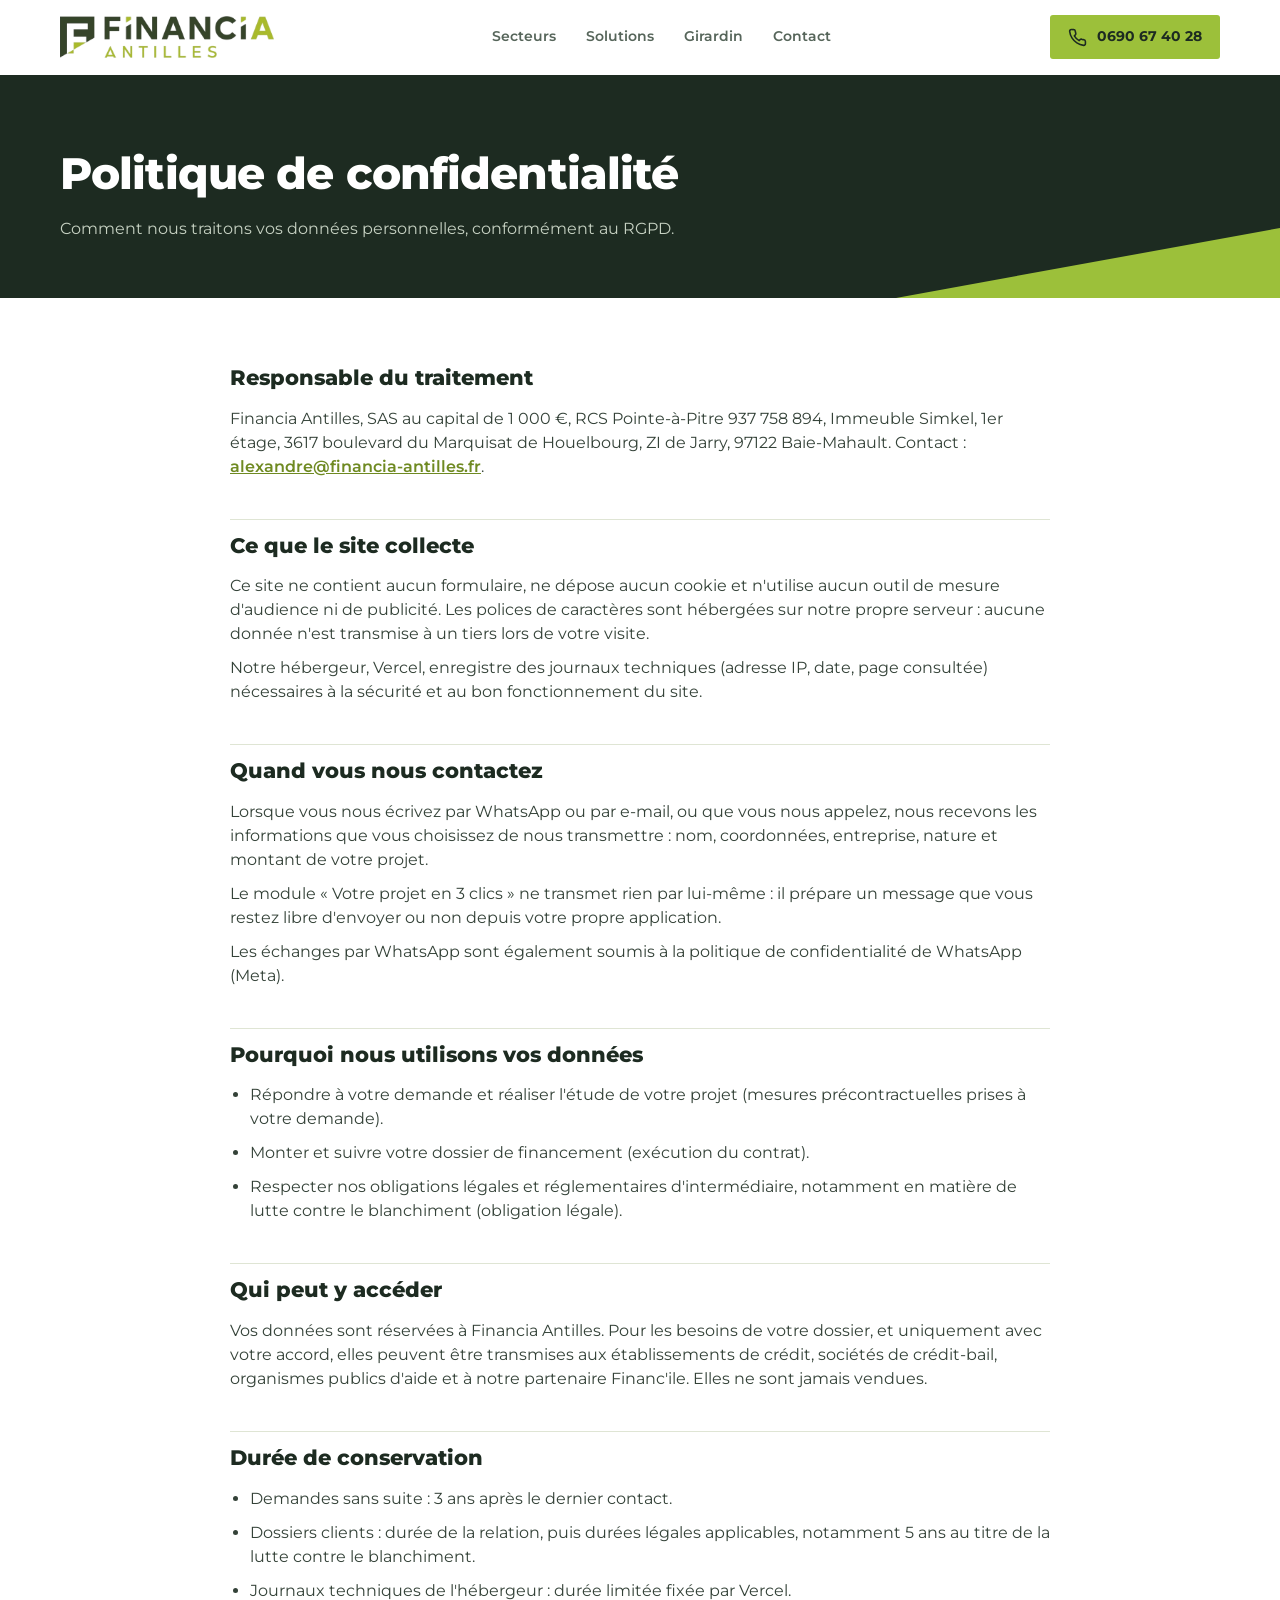
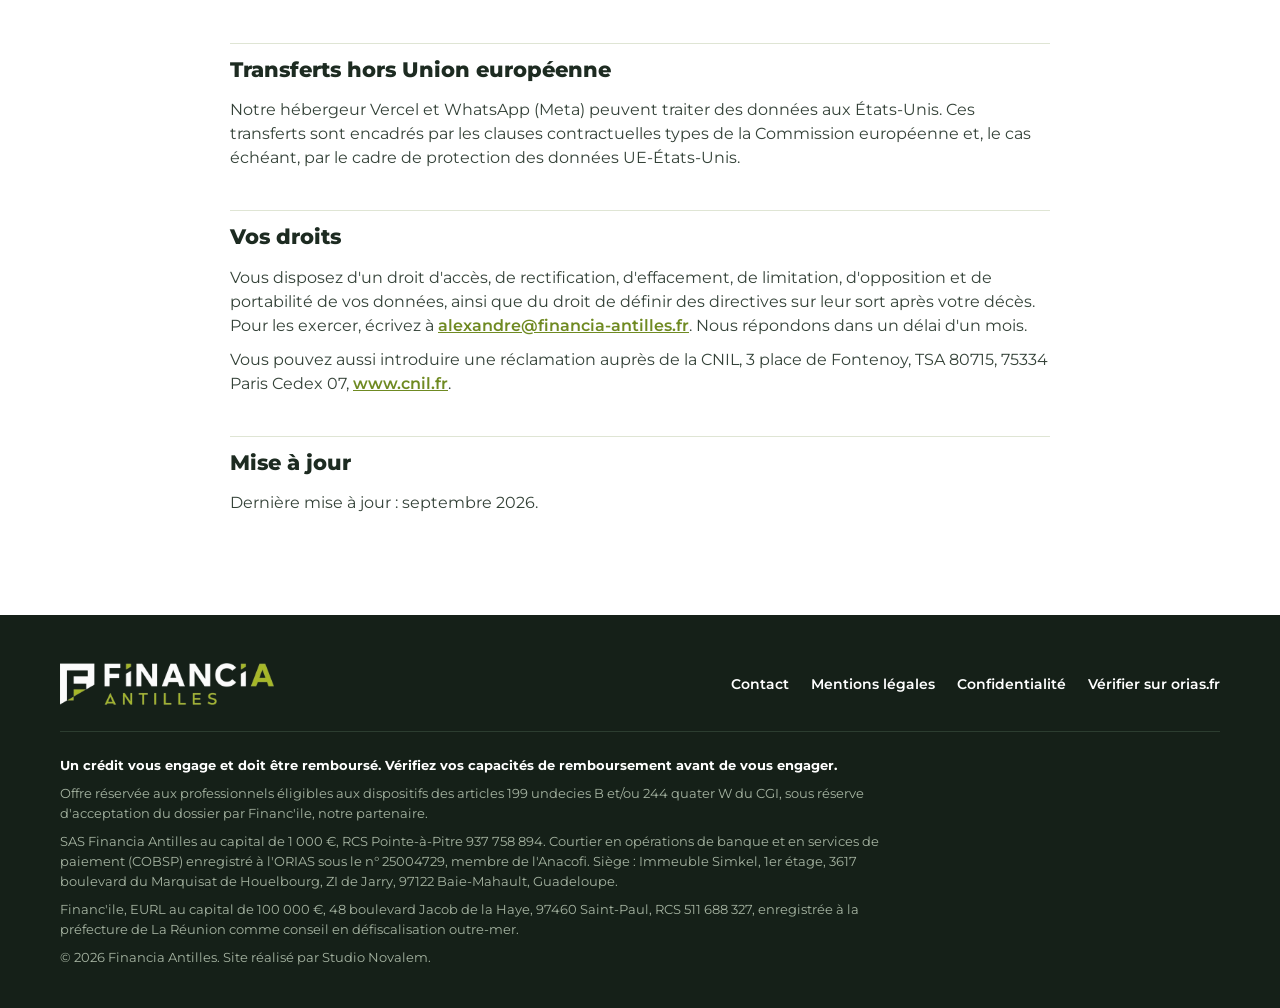
<file: confidentialite.html>
<!DOCTYPE html>
<html lang="fr">
<head>
<meta charset="UTF-8">
<meta name="viewport" content="width=device-width, initial-scale=1, viewport-fit=cover">
<title>Politique de confidentialité | Financia Antilles</title>
<meta name="description" content="Traitement des données personnelles par Financia Antilles.">
<link rel="canonical" href="https://financia-antilles.fr/confidentialite">
<meta name="robots" content="index, follow">
<meta name="theme-color" content="#1d2b21">
<meta property="og:type" content="website">
<meta property="og:locale" content="fr_FR">
<meta property="og:site_name" content="Financia Antilles">
<meta property="og:title" content="Politique de confidentialité | Financia Antilles">
<meta property="og:description" content="Traitement des données personnelles par Financia Antilles.">
<meta property="og:url" content="https://financia-antilles.fr/confidentialite">
<meta property="og:image" content="https://financia-antilles.fr/assets/img/og.jpg">
<meta name="twitter:card" content="summary_large_image">
<link rel="icon" href="favicon.png" type="image/png">
<link rel="apple-touch-icon" href="assets/img/apple-touch-icon.png">
<link rel="preload" href="assets/fonts/montserrat-latin-800-normal.woff2" as="font" type="font/woff2" crossorigin>
<link rel="preload" href="assets/fonts/montserrat-latin-600-normal.woff2" as="font" type="font/woff2" crossorigin>
<link rel="stylesheet" href="css/style.css">

</head>
<body>
<svg width="0" height="0" style="position:absolute" aria-hidden="true">
  <defs>
    <symbol id="i-wa" viewBox="0 0 24 24"><path fill="currentColor" d="M17.5 14.4c-.3-.1-1.8-.9-2-1s-.5-.1-.7.1-.8 1-.9 1.2-.3.2-.6.1a8.2 8.2 0 0 1-4-3.5c-.3-.5.3-.5.9-1.6.1-.2 0-.4 0-.5l-.9-2.2c-.2-.6-.5-.5-.7-.5h-.6a1.2 1.2 0 0 0-.8.4 3.5 3.5 0 0 0-1.1 2.6 6 6 0 0 0 1.3 3.2 13.8 13.8 0 0 0 5.3 4.7c2 .8 2.7.9 3.7.8a3.1 3.1 0 0 0 2-1.4 2.5 2.5 0 0 0 .2-1.4c-.1-.1-.3-.2-.6-.3zM12 21.8a9.8 9.8 0 0 1-5-1.4l-.4-.2-3.7 1 1-3.6-.2-.4A9.8 9.8 0 1 1 12 21.8zM20.5 3.5A11.8 11.8 0 0 0 1.9 17.7L.2 24l6.4-1.7A11.8 11.8 0 0 0 24 12a11.7 11.7 0 0 0-3.5-8.5z"/></symbol>
    <symbol id="i-tel" viewBox="0 0 24 24"><path fill="none" stroke="currentColor" stroke-width="2" stroke-linecap="round" stroke-linejoin="round" d="M22 16.9v3a2 2 0 0 1-2.2 2 19.8 19.8 0 0 1-8.6-3.1 19.5 19.5 0 0 1-6-6A19.8 19.8 0 0 1 2.1 4.2 2 2 0 0 1 4.1 2h3a2 2 0 0 1 2 1.7c.1 1 .4 1.9.7 2.8a2 2 0 0 1-.5 2.1L8 9.9a16 16 0 0 0 6 6l1.3-1.3a2 2 0 0 1 2.1-.4c.9.3 1.8.6 2.8.7a2 2 0 0 1 1.7 2z"/></symbol>
    <symbol id="i-mail" viewBox="0 0 24 24"><g fill="none" stroke="currentColor" stroke-width="2" stroke-linecap="round" stroke-linejoin="round"><rect x="2" y="4" width="20" height="16" rx="2"/><path d="m22 6-10 7L2 6"/></g></symbol>
    <symbol id="i-pin" viewBox="0 0 24 24"><g fill="none" stroke="currentColor" stroke-width="2" stroke-linecap="round" stroke-linejoin="round"><path d="M20 10c0 6-8 12-8 12s-8-6-8-12a8 8 0 0 1 16 0z"/><circle cx="12" cy="10" r="3"/></g></symbol>
    <symbol id="i-check" viewBox="0 0 24 24"><path fill="none" stroke="currentColor" stroke-width="3" stroke-linecap="round" stroke-linejoin="round" d="M4 12.5l5 5L20 6.5"/></symbol>
    <symbol id="i-shield" viewBox="0 0 24 24"><path fill="none" stroke="currentColor" stroke-width="2" stroke-linecap="round" stroke-linejoin="round" d="M12 22s8-4 8-10V5l-8-3-8 3v7c0 6 8 10 8 10z"/></symbol>
  </defs>
</svg>
<a class="skip" href="#main">Aller au contenu</a>
<header id="top">
  <div class="wrap nav">
    <a href="index.html#top" class="logo" aria-label="Financia Antilles, accueil">
      <img src="assets/img/logo.png" alt="Financia Antilles" width="214" height="42" onload="this.parentNode.classList.add('has-img')">
      <svg class="mark" viewBox="0 0 60 70" aria-hidden="true"><path class="dk" fill="#1d2b21" d="M0 0h60v40H42V28h8V10H13v60L0 60z"/><path class="dk" fill="#1d2b21" d="M22 18h20v10H22z"/><path fill="#8fb033" d="M22 38h18L22 58z"/></svg>
      <span class="logo-txt"><b>FINANCI<span>A</span></b><small>ANTILLES</small></span>

    </a>
    <nav class="nav-links" id="menu" aria-label="Navigation principale">
      <a href="index.html#secteurs">Secteurs</a>
      <a href="index.html#solutions">Solutions</a>
      <a href="index.html#girardin">Girardin</a>
      <a href="index.html#contact">Contact</a>
    </nav>
    <div class="nav-right">
      <a class="btn btn-call" href="tel:+590690674028" aria-label="Appeler le 0690 67 40 28"><svg aria-hidden="true"><use href="#i-tel"/></svg><span>0690 67 40 28</span></a>
      <button class="burger" aria-label="Menu" aria-expanded="false" aria-controls="menu"><i></i><i></i><i></i></button>
    </div>
  </div>
  <div class="progress" aria-hidden="true"></div>
</header>
<main id="main">
<div class="page-head"><div class="wrap"><h1>Politique de confidentialité</h1><p>Comment nous traitons vos données personnelles, conformément au RGPD.</p></div></div>
<div class="doc"><div class="wrap">
  <h2>Responsable du traitement</h2>
  <p>Financia Antilles, SAS au capital de 1 000 €, RCS Pointe-à-Pitre 937 758 894, Immeuble Simkel, 1er étage, 3617 boulevard du Marquisat de Houelbourg, ZI de Jarry, 97122 Baie-Mahault. Contact : <a href="mailto:alexandre@financia-antilles.fr">alexandre@financia-antilles.fr</a>.</p>

  <h2>Ce que le site collecte</h2>
  <p>Ce site ne contient aucun formulaire, ne dépose aucun cookie et n'utilise aucun outil de mesure d'audience ni de publicité. Les polices de caractères sont hébergées sur notre propre serveur : aucune donnée n'est transmise à un tiers lors de votre visite.</p>
  <p>Notre hébergeur, Vercel, enregistre des journaux techniques (adresse IP, date, page consultée) nécessaires à la sécurité et au bon fonctionnement du site.</p>

  <h2>Quand vous nous contactez</h2>
  <p>Lorsque vous nous écrivez par WhatsApp ou par e-mail, ou que vous nous appelez, nous recevons les informations que vous choisissez de nous transmettre : nom, coordonnées, entreprise, nature et montant de votre projet.</p>
  <p>Le module « Votre projet en 3 clics » ne transmet rien par lui-même : il prépare un message que vous restez libre d'envoyer ou non depuis votre propre application.</p>
  <p>Les échanges par WhatsApp sont également soumis à la politique de confidentialité de WhatsApp (Meta).</p>

  <h2>Pourquoi nous utilisons vos données</h2>
  <ul>
    <li>Répondre à votre demande et réaliser l'étude de votre projet (mesures précontractuelles prises à votre demande).</li>
    <li>Monter et suivre votre dossier de financement (exécution du contrat).</li>
    <li>Respecter nos obligations légales et réglementaires d'intermédiaire, notamment en matière de lutte contre le blanchiment (obligation légale).</li>
  </ul>

  <h2>Qui peut y accéder</h2>
  <p>Vos données sont réservées à Financia Antilles. Pour les besoins de votre dossier, et uniquement avec votre accord, elles peuvent être transmises aux établissements de crédit, sociétés de crédit-bail, organismes publics d'aide et à notre partenaire Financ'ile. Elles ne sont jamais vendues.</p>

  <h2>Durée de conservation</h2>
  <ul>
    <li>Demandes sans suite : 3 ans après le dernier contact.</li>
    <li>Dossiers clients : durée de la relation, puis durées légales applicables, notamment 5 ans au titre de la lutte contre le blanchiment.</li>
    <li>Journaux techniques de l'hébergeur : durée limitée fixée par Vercel.</li>
  </ul>

  <h2>Transferts hors Union européenne</h2>
  <p>Notre hébergeur Vercel et WhatsApp (Meta) peuvent traiter des données aux États-Unis. Ces transferts sont encadrés par les clauses contractuelles types de la Commission européenne et, le cas échéant, par le cadre de protection des données UE-États-Unis.</p>

  <h2>Vos droits</h2>
  <p>Vous disposez d'un droit d'accès, de rectification, d'effacement, de limitation, d'opposition et de portabilité de vos données, ainsi que du droit de définir des directives sur leur sort après votre décès. Pour les exercer, écrivez à <a href="mailto:alexandre@financia-antilles.fr">alexandre@financia-antilles.fr</a>. Nous répondons dans un délai d'un mois.</p>
  <p>Vous pouvez aussi introduire une réclamation auprès de la CNIL, 3 place de Fontenoy, TSA 80715, 75334 Paris Cedex 07, <a href="https://www.cnil.fr" target="_blank" rel="noopener">www.cnil.fr</a>.</p>

  <h2>Mise à jour</h2>
  <p>Dernière mise à jour : septembre 2026.</p>
</div></div>
</main>
<footer>
  <div class="wrap">
    <div class="f-top">
      <a href="index.html#top" class="logo" aria-label="Financia Antilles, accueil">
        <img src="assets/img/logo-blanc.png" alt="Financia Antilles" width="214" height="42" onload="this.parentNode.classList.add('has-img')">
      <svg class="mark" viewBox="0 0 60 70" aria-hidden="true"><path class="dk" fill="#1d2b21" d="M0 0h60v40H42V28h8V10H13v60L0 60z"/><path class="dk" fill="#1d2b21" d="M22 18h20v10H22z"/><path fill="#8fb033" d="M22 38h18L22 58z"/></svg>
      <span class="logo-txt"><b>FINANCI<span>A</span></b><small>ANTILLES</small></span>

      </a>
      <nav class="f-links" aria-label="Liens utiles">
        <a href="index.html#contact">Contact</a>
        <a href="mentions-legales.html">Mentions légales</a>
        <a href="confidentialite.html">Confidentialité</a>
        <a href="https://www.orias.fr" target="_blank" rel="noopener">Vérifier sur orias.fr</a>
      </nav>
    </div>
    <div class="legal">
      <p><strong>Un crédit vous engage et doit être remboursé. Vérifiez vos capacités de remboursement avant de vous engager.</strong></p>
      <p>Offre réservée aux professionnels éligibles aux dispositifs des articles 199 undecies B et/ou 244 quater W du CGI, sous réserve d'acceptation du dossier par Financ'ile, notre partenaire.</p>
      <p>SAS Financia Antilles au capital de 1 000 €, RCS Pointe-à-Pitre 937 758 894. Courtier en opérations de banque et en services de paiement (COBSP) enregistré à l'ORIAS sous le n° 25004729, membre de l'Anacofi. Siège : Immeuble Simkel, 1er étage, 3617 boulevard du Marquisat de Houelbourg, ZI de Jarry, 97122 Baie-Mahault, Guadeloupe.</p>
      <p>Financ'ile, EURL au capital de 100 000 €, 48 boulevard Jacob de la Haye, 97460 Saint-Paul, RCS 511 688 327, enregistrée à la préfecture de La Réunion comme conseil en défiscalisation outre-mer.</p>
      <p>© <span class="yr">2026</span> Financia Antilles. Site réalisé par Studio Novalem.</p>
    </div>
  </div>
</footer>
<script src="js/main.js" defer></script>
</body>
</html>
</file>
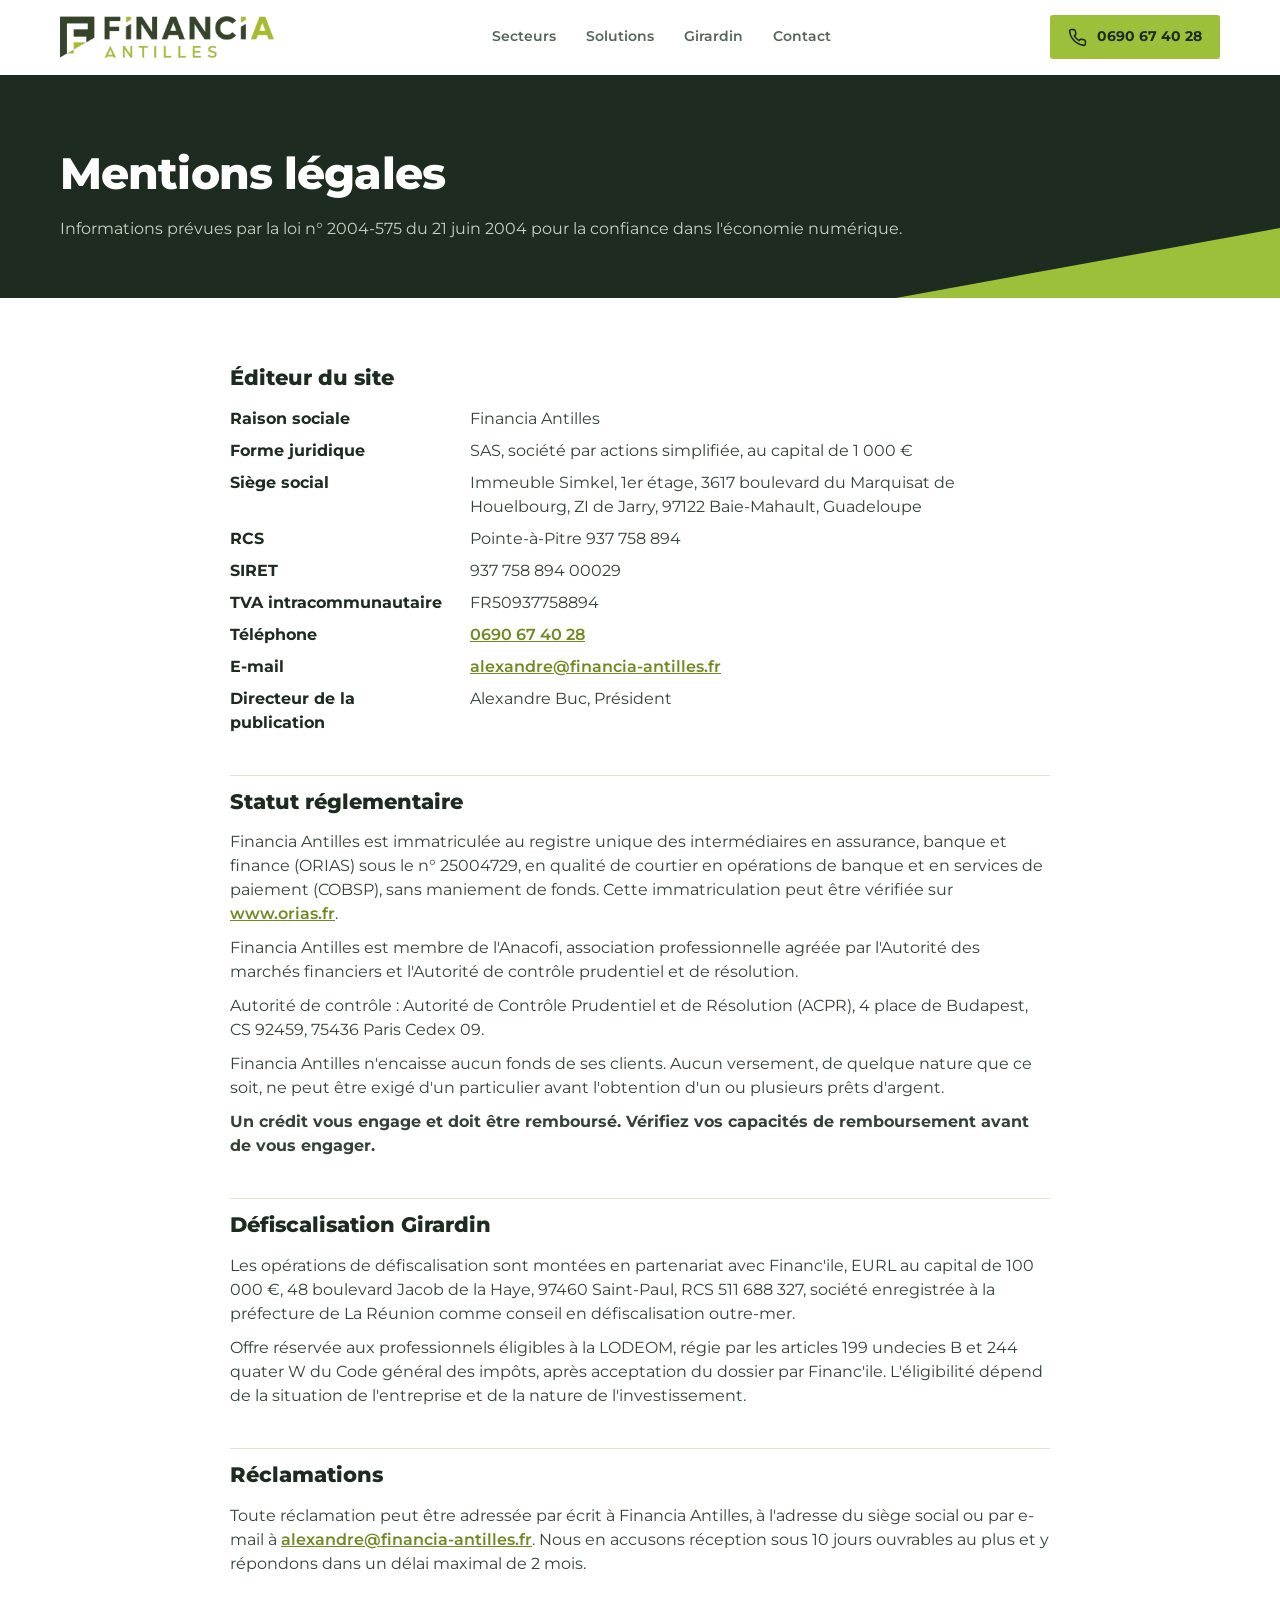
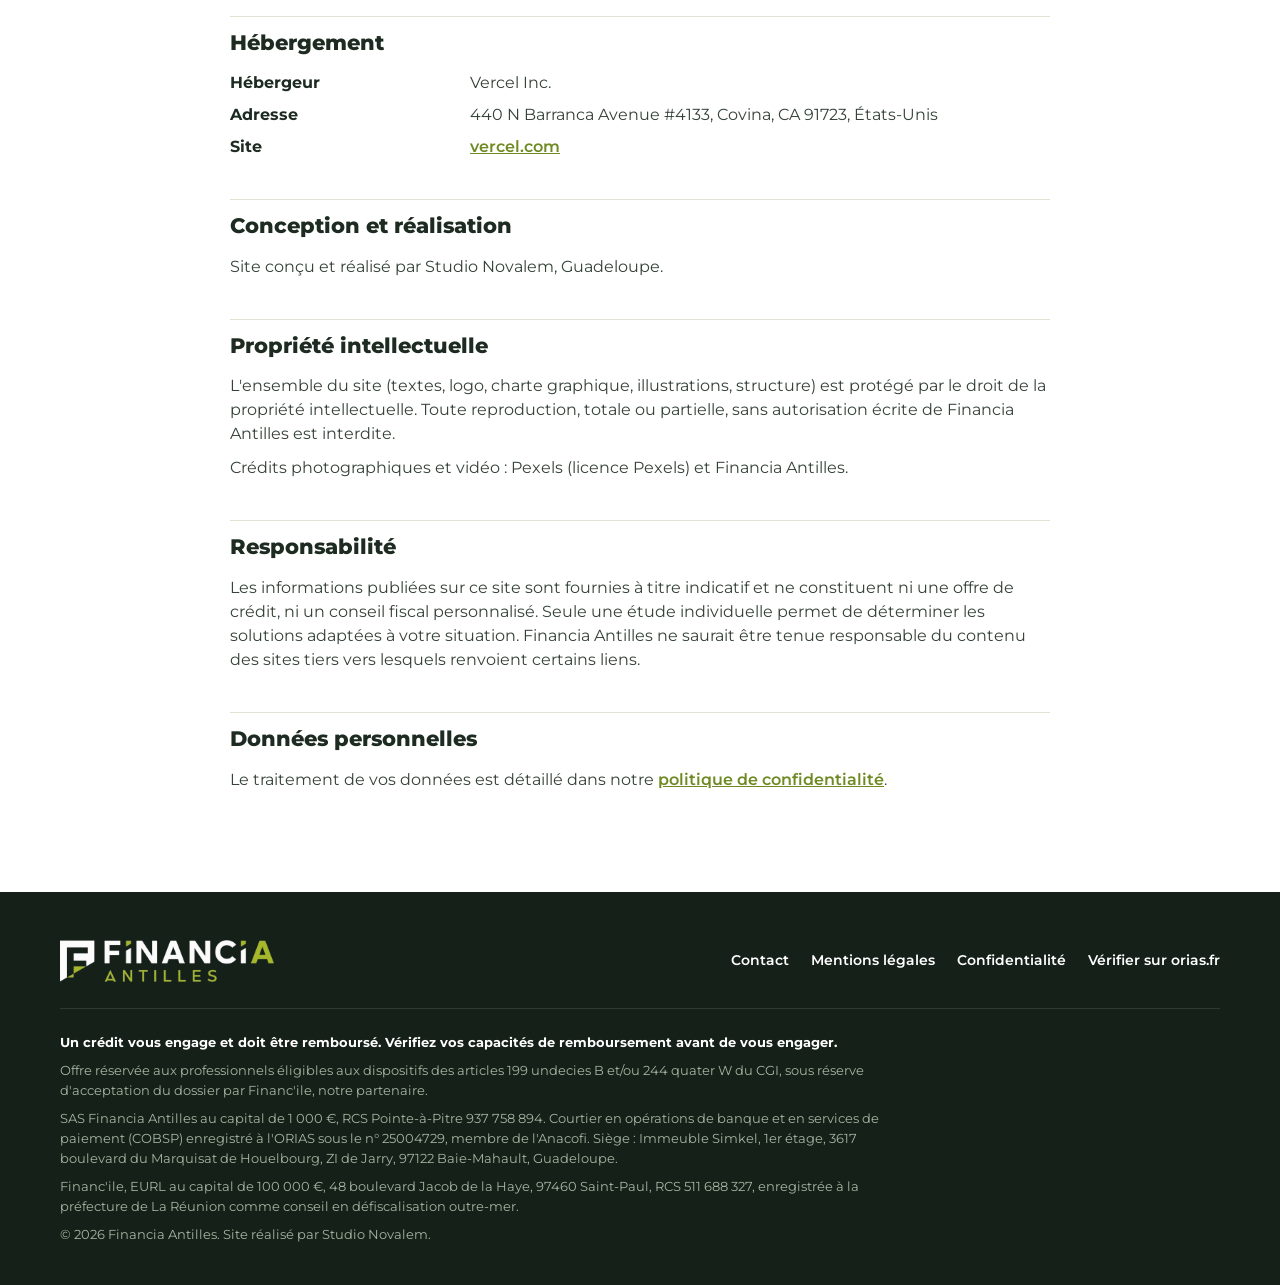
<file: mentions-legales.html>
<!DOCTYPE html>
<html lang="fr">
<head>
<meta charset="UTF-8">
<meta name="viewport" content="width=device-width, initial-scale=1, viewport-fit=cover">
<title>Mentions légales | Financia Antilles</title>
<meta name="description" content="Mentions légales du site Financia Antilles, courtier ORIAS n° 25004729 à Baie-Mahault.">
<link rel="canonical" href="https://financia-antilles.fr/mentions-legales">
<meta name="robots" content="index, follow">
<meta name="theme-color" content="#1d2b21">
<meta property="og:type" content="website">
<meta property="og:locale" content="fr_FR">
<meta property="og:site_name" content="Financia Antilles">
<meta property="og:title" content="Mentions légales | Financia Antilles">
<meta property="og:description" content="Mentions légales du site Financia Antilles, courtier ORIAS n° 25004729 à Baie-Mahault.">
<meta property="og:url" content="https://financia-antilles.fr/mentions-legales">
<meta property="og:image" content="https://financia-antilles.fr/assets/img/og.jpg">
<meta name="twitter:card" content="summary_large_image">
<link rel="icon" href="favicon.png" type="image/png">
<link rel="apple-touch-icon" href="assets/img/apple-touch-icon.png">
<link rel="preload" href="assets/fonts/montserrat-latin-800-normal.woff2" as="font" type="font/woff2" crossorigin>
<link rel="preload" href="assets/fonts/montserrat-latin-600-normal.woff2" as="font" type="font/woff2" crossorigin>
<link rel="stylesheet" href="css/style.css">

</head>
<body>
<svg width="0" height="0" style="position:absolute" aria-hidden="true">
  <defs>
    <symbol id="i-wa" viewBox="0 0 24 24"><path fill="currentColor" d="M17.5 14.4c-.3-.1-1.8-.9-2-1s-.5-.1-.7.1-.8 1-.9 1.2-.3.2-.6.1a8.2 8.2 0 0 1-4-3.5c-.3-.5.3-.5.9-1.6.1-.2 0-.4 0-.5l-.9-2.2c-.2-.6-.5-.5-.7-.5h-.6a1.2 1.2 0 0 0-.8.4 3.5 3.5 0 0 0-1.1 2.6 6 6 0 0 0 1.3 3.2 13.8 13.8 0 0 0 5.3 4.7c2 .8 2.7.9 3.7.8a3.1 3.1 0 0 0 2-1.4 2.5 2.5 0 0 0 .2-1.4c-.1-.1-.3-.2-.6-.3zM12 21.8a9.8 9.8 0 0 1-5-1.4l-.4-.2-3.7 1 1-3.6-.2-.4A9.8 9.8 0 1 1 12 21.8zM20.5 3.5A11.8 11.8 0 0 0 1.9 17.7L.2 24l6.4-1.7A11.8 11.8 0 0 0 24 12a11.7 11.7 0 0 0-3.5-8.5z"/></symbol>
    <symbol id="i-tel" viewBox="0 0 24 24"><path fill="none" stroke="currentColor" stroke-width="2" stroke-linecap="round" stroke-linejoin="round" d="M22 16.9v3a2 2 0 0 1-2.2 2 19.8 19.8 0 0 1-8.6-3.1 19.5 19.5 0 0 1-6-6A19.8 19.8 0 0 1 2.1 4.2 2 2 0 0 1 4.1 2h3a2 2 0 0 1 2 1.7c.1 1 .4 1.9.7 2.8a2 2 0 0 1-.5 2.1L8 9.9a16 16 0 0 0 6 6l1.3-1.3a2 2 0 0 1 2.1-.4c.9.3 1.8.6 2.8.7a2 2 0 0 1 1.7 2z"/></symbol>
    <symbol id="i-mail" viewBox="0 0 24 24"><g fill="none" stroke="currentColor" stroke-width="2" stroke-linecap="round" stroke-linejoin="round"><rect x="2" y="4" width="20" height="16" rx="2"/><path d="m22 6-10 7L2 6"/></g></symbol>
    <symbol id="i-pin" viewBox="0 0 24 24"><g fill="none" stroke="currentColor" stroke-width="2" stroke-linecap="round" stroke-linejoin="round"><path d="M20 10c0 6-8 12-8 12s-8-6-8-12a8 8 0 0 1 16 0z"/><circle cx="12" cy="10" r="3"/></g></symbol>
    <symbol id="i-check" viewBox="0 0 24 24"><path fill="none" stroke="currentColor" stroke-width="3" stroke-linecap="round" stroke-linejoin="round" d="M4 12.5l5 5L20 6.5"/></symbol>
    <symbol id="i-shield" viewBox="0 0 24 24"><path fill="none" stroke="currentColor" stroke-width="2" stroke-linecap="round" stroke-linejoin="round" d="M12 22s8-4 8-10V5l-8-3-8 3v7c0 6 8 10 8 10z"/></symbol>
  </defs>
</svg>
<a class="skip" href="#main">Aller au contenu</a>
<header id="top">
  <div class="wrap nav">
    <a href="index.html#top" class="logo" aria-label="Financia Antilles, accueil">
      <img src="assets/img/logo.png" alt="Financia Antilles" width="214" height="42" onload="this.parentNode.classList.add('has-img')">
      <svg class="mark" viewBox="0 0 60 70" aria-hidden="true"><path class="dk" fill="#1d2b21" d="M0 0h60v40H42V28h8V10H13v60L0 60z"/><path class="dk" fill="#1d2b21" d="M22 18h20v10H22z"/><path fill="#8fb033" d="M22 38h18L22 58z"/></svg>
      <span class="logo-txt"><b>FINANCI<span>A</span></b><small>ANTILLES</small></span>

    </a>
    <nav class="nav-links" id="menu" aria-label="Navigation principale">
      <a href="index.html#secteurs">Secteurs</a>
      <a href="index.html#solutions">Solutions</a>
      <a href="index.html#girardin">Girardin</a>
      <a href="index.html#contact">Contact</a>
    </nav>
    <div class="nav-right">
      <a class="btn btn-call" href="tel:+590690674028" aria-label="Appeler le 0690 67 40 28"><svg aria-hidden="true"><use href="#i-tel"/></svg><span>0690 67 40 28</span></a>
      <button class="burger" aria-label="Menu" aria-expanded="false" aria-controls="menu"><i></i><i></i><i></i></button>
    </div>
  </div>
  <div class="progress" aria-hidden="true"></div>
</header>
<main id="main">
<div class="page-head"><div class="wrap"><h1>Mentions légales</h1><p>Informations prévues par la loi n° 2004-575 du 21 juin 2004 pour la confiance dans l'économie numérique.</p></div></div>
<div class="doc"><div class="wrap">
  <h2>Éditeur du site</h2>
  <dl>
    <dt>Raison sociale</dt><dd>Financia Antilles</dd>
    <dt>Forme juridique</dt><dd>SAS, société par actions simplifiée, au capital de 1 000 €</dd>
    <dt>Siège social</dt><dd>Immeuble Simkel, 1er étage, 3617 boulevard du Marquisat de Houelbourg, ZI de Jarry, 97122 Baie-Mahault, Guadeloupe</dd>
    <dt>RCS</dt><dd>Pointe-à-Pitre 937 758 894</dd>
    <dt>SIRET</dt><dd>937 758 894 00029</dd>
    <dt>TVA intracommunautaire</dt><dd>FR50937758894</dd>
    <dt>Téléphone</dt><dd><a href="tel:+590690674028">0690 67 40 28</a></dd>
    <dt>E-mail</dt><dd><a href="mailto:alexandre@financia-antilles.fr">alexandre@financia-antilles.fr</a></dd>
    <dt>Directeur de la publication</dt><dd>Alexandre Buc, Président</dd>
  </dl>

  <h2>Statut réglementaire</h2>
  <p>Financia Antilles est immatriculée au registre unique des intermédiaires en assurance, banque et finance (ORIAS) sous le n° 25004729, en qualité de courtier en opérations de banque et en services de paiement (COBSP), sans maniement de fonds. Cette immatriculation peut être vérifiée sur <a href="https://www.orias.fr" target="_blank" rel="noopener">www.orias.fr</a>.</p>
  <p>Financia Antilles est membre de l'Anacofi, association professionnelle agréée par l'Autorité des marchés financiers et l'Autorité de contrôle prudentiel et de résolution.</p>
  <p>Autorité de contrôle : Autorité de Contrôle Prudentiel et de Résolution (ACPR), 4 place de Budapest, CS 92459, 75436 Paris Cedex 09.</p>
  <p>Financia Antilles n'encaisse aucun fonds de ses clients. Aucun versement, de quelque nature que ce soit, ne peut être exigé d'un particulier avant l'obtention d'un ou plusieurs prêts d'argent.</p>
  <p><strong>Un crédit vous engage et doit être remboursé. Vérifiez vos capacités de remboursement avant de vous engager.</strong></p>

  <h2>Défiscalisation Girardin</h2>
  <p>Les opérations de défiscalisation sont montées en partenariat avec Financ'ile, EURL au capital de 100 000 €, 48 boulevard Jacob de la Haye, 97460 Saint-Paul, RCS 511 688 327, société enregistrée à la préfecture de La Réunion comme conseil en défiscalisation outre-mer.</p>
  <p>Offre réservée aux professionnels éligibles à la LODEOM, régie par les articles 199 undecies B et 244 quater W du Code général des impôts, après acceptation du dossier par Financ'ile. L'éligibilité dépend de la situation de l'entreprise et de la nature de l'investissement.</p>

  <h2>Réclamations</h2>
  <p>Toute réclamation peut être adressée par écrit à Financia Antilles, à l'adresse du siège social ou par e-mail à <a href="mailto:alexandre@financia-antilles.fr">alexandre@financia-antilles.fr</a>. Nous en accusons réception sous 10 jours ouvrables au plus et y répondons dans un délai maximal de 2 mois.</p>

  <h2>Hébergement</h2>
  <dl>
    <dt>Hébergeur</dt><dd>Vercel Inc.</dd>
    <dt>Adresse</dt><dd>440 N Barranca Avenue #4133, Covina, CA 91723, États-Unis</dd>
    <dt>Site</dt><dd><a href="https://vercel.com" target="_blank" rel="noopener">vercel.com</a></dd>
  </dl>

  <h2>Conception et réalisation</h2>
  <p>Site conçu et réalisé par Studio Novalem, Guadeloupe.</p>

  <h2>Propriété intellectuelle</h2>
  <p>L'ensemble du site (textes, logo, charte graphique, illustrations, structure) est protégé par le droit de la propriété intellectuelle. Toute reproduction, totale ou partielle, sans autorisation écrite de Financia Antilles est interdite.</p>
  <p>Crédits photographiques et vidéo : Pexels (licence Pexels) et Financia Antilles.</p>

  <h2>Responsabilité</h2>
  <p>Les informations publiées sur ce site sont fournies à titre indicatif et ne constituent ni une offre de crédit, ni un conseil fiscal personnalisé. Seule une étude individuelle permet de déterminer les solutions adaptées à votre situation. Financia Antilles ne saurait être tenue responsable du contenu des sites tiers vers lesquels renvoient certains liens.</p>

  <h2>Données personnelles</h2>
  <p>Le traitement de vos données est détaillé dans notre <a href="confidentialite.html">politique de confidentialité</a>.</p>
</div></div>
</main>
<footer>
  <div class="wrap">
    <div class="f-top">
      <a href="index.html#top" class="logo" aria-label="Financia Antilles, accueil">
        <img src="assets/img/logo-blanc.png" alt="Financia Antilles" width="214" height="42" onload="this.parentNode.classList.add('has-img')">
      <svg class="mark" viewBox="0 0 60 70" aria-hidden="true"><path class="dk" fill="#1d2b21" d="M0 0h60v40H42V28h8V10H13v60L0 60z"/><path class="dk" fill="#1d2b21" d="M22 18h20v10H22z"/><path fill="#8fb033" d="M22 38h18L22 58z"/></svg>
      <span class="logo-txt"><b>FINANCI<span>A</span></b><small>ANTILLES</small></span>

      </a>
      <nav class="f-links" aria-label="Liens utiles">
        <a href="index.html#contact">Contact</a>
        <a href="mentions-legales.html">Mentions légales</a>
        <a href="confidentialite.html">Confidentialité</a>
        <a href="https://www.orias.fr" target="_blank" rel="noopener">Vérifier sur orias.fr</a>
      </nav>
    </div>
    <div class="legal">
      <p><strong>Un crédit vous engage et doit être remboursé. Vérifiez vos capacités de remboursement avant de vous engager.</strong></p>
      <p>Offre réservée aux professionnels éligibles aux dispositifs des articles 199 undecies B et/ou 244 quater W du CGI, sous réserve d'acceptation du dossier par Financ'ile, notre partenaire.</p>
      <p>SAS Financia Antilles au capital de 1 000 €, RCS Pointe-à-Pitre 937 758 894. Courtier en opérations de banque et en services de paiement (COBSP) enregistré à l'ORIAS sous le n° 25004729, membre de l'Anacofi. Siège : Immeuble Simkel, 1er étage, 3617 boulevard du Marquisat de Houelbourg, ZI de Jarry, 97122 Baie-Mahault, Guadeloupe.</p>
      <p>Financ'ile, EURL au capital de 100 000 €, 48 boulevard Jacob de la Haye, 97460 Saint-Paul, RCS 511 688 327, enregistrée à la préfecture de La Réunion comme conseil en défiscalisation outre-mer.</p>
      <p>© <span class="yr">2026</span> Financia Antilles. Site réalisé par Studio Novalem.</p>
    </div>
  </div>
</footer>
<script src="js/main.js" defer></script>
</body>
</html>
</file>
<file: css/style.css>
@font-face{font-family:"Montserrat";src:url(../assets/fonts/montserrat-latin-400-normal.woff2) format("woff2");font-weight:400;font-display:swap}
@font-face{font-family:"Montserrat";src:url(../assets/fonts/montserrat-latin-500-normal.woff2) format("woff2");font-weight:500;font-display:swap}
@font-face{font-family:"Montserrat";src:url(../assets/fonts/montserrat-latin-600-normal.woff2) format("woff2");font-weight:600;font-display:swap}
@font-face{font-family:"Montserrat";src:url(../assets/fonts/montserrat-latin-700-normal.woff2) format("woff2");font-weight:700;font-display:swap}
@font-face{font-family:"Montserrat";src:url(../assets/fonts/montserrat-latin-800-normal.woff2) format("woff2");font-weight:800;font-display:swap}

:root{
  --forest:#1d2b21;--forest-2:#26382b;--deep:#152018;
  --olive:#6f8a22;--lime:#9cc03a;
  --paper:#fff;--mist:#f1f4ea;--ink:#1d2b21;--muted:#56655a;--line:#dfe5d4;
  --wa:#1faa59;
  --font:"Montserrat",system-ui,-apple-system,"Segoe UI",Roboto,Arial,sans-serif;
  --hh:74px;
}
*{box-sizing:border-box;margin:0;padding:0}
html{scroll-behavior:smooth;scroll-padding-top:var(--hh);-webkit-text-size-adjust:100%}
body{font-family:var(--font);color:var(--ink);background:var(--paper);line-height:1.55;-webkit-font-smoothing:antialiased;overflow-x:hidden}
img,svg{max-width:100%;display:block}
a{color:inherit;text-decoration:none}
button{font:inherit;cursor:pointer;border:0;background:none;color:inherit}
:focus-visible{outline:3px solid var(--lime);outline-offset:3px;border-radius:3px}
.wrap{width:min(1160px,100% - 40px);margin-inline:auto}
.sr{position:absolute;width:1px;height:1px;overflow:hidden;clip:rect(0 0 0 0);white-space:nowrap}
.skip{position:absolute;left:12px;top:-60px;z-index:100;background:var(--lime);color:var(--forest);padding:10px 14px;font-weight:700}
.skip:focus{top:12px}

/* Boutons */
.btn{display:inline-flex;align-items:center;justify-content:center;gap:10px;padding:15px 22px;font-weight:700;font-size:15px;border-radius:3px;transition:transform .2s,background .2s,border-color .2s;white-space:nowrap;min-height:48px}
.btn svg{width:19px;height:19px;flex:none}
.btn-wa{background:var(--wa);color:#fff}
.btn-wa:hover{background:#18914b;transform:translateY(-2px)}
.btn-call{background:var(--lime);color:var(--forest)}
.btn-call:hover{background:#b0d24c;transform:translateY(-2px)}
.btn-ghost{border:1.5px solid rgba(255,255,255,.4);color:#fff}
.btn-ghost:hover{border-color:#fff;background:rgba(255,255,255,.06)}

/* Header */
header{position:sticky;top:0;z-index:50;background:rgba(255,255,255,.95);backdrop-filter:blur(10px);-webkit-backdrop-filter:blur(10px);border-bottom:1px solid transparent;transition:border-color .3s}
header.scrolled{border-color:var(--line)}
.progress{position:absolute;left:0;bottom:-1px;height:2px;width:100%;background:var(--lime);transform-origin:left;transform:scaleX(0)}
.nav{display:flex;align-items:center;justify-content:space-between;gap:16px;height:var(--hh)}
.logo{display:flex;align-items:center;gap:12px;flex:none}
.logo img{height:42px;width:auto}
.logo .mark{width:34px;height:40px}
.logo-txt{line-height:1}
.logo-txt b{display:block;font-size:21px;font-weight:800;letter-spacing:.06em}
.logo-txt b span{color:var(--olive)}
.logo-txt small{display:block;font-size:10.5px;font-weight:600;letter-spacing:.42em;color:var(--olive);margin-top:4px}
.nav-links{display:flex;gap:30px;font-size:14px;font-weight:600;color:var(--muted)}
.nav-links a{position:relative;padding:6px 0}
.nav-links a::after{content:"";position:absolute;left:0;bottom:0;height:2px;width:100%;background:var(--olive);transform:scaleX(0);transform-origin:left;transition:transform .25s}
.nav-links a:hover,.nav-links a.active{color:var(--ink)}
.nav-links a:hover::after,.nav-links a.active::after{transform:scaleX(1)}
.nav-right{display:flex;align-items:center;gap:8px}
.nav .btn{padding:11px 18px;font-size:14px;min-height:44px}
.burger{display:none;width:44px;height:44px;position:relative}
.burger i{position:absolute;left:11px;right:11px;height:2px;background:var(--forest);transition:transform .3s,opacity .3s}
.burger i:nth-child(1){top:15px}.burger i:nth-child(2){top:21px}.burger i:nth-child(3){top:27px}
.burger[aria-expanded="true"] i:nth-child(1){transform:translateY(6px) rotate(45deg)}
.burger[aria-expanded="true"] i:nth-child(2){opacity:0}
.burger[aria-expanded="true"] i:nth-child(3){transform:translateY(-6px) rotate(-45deg)}

/* Hero */
.hero{position:relative;background:var(--forest);color:#fff;overflow:hidden;isolation:isolate}
.hero-bg{position:absolute;inset:0;width:100%;height:100%;object-fit:cover;z-index:-2;animation:kb 14s ease-out forwards}
@keyframes kb{from{transform:scale(1.12)}to{transform:scale(1)}}
.hero::before{content:"";position:absolute;inset:0;z-index:-1;background:linear-gradient(100deg,rgba(21,32,24,.97) 0%,rgba(29,43,33,.92) 42%,rgba(29,43,33,.55) 100%)}
.hero-lines{position:absolute;inset:0;width:100%;height:100%;pointer-events:none;opacity:.45;z-index:-1}
.hero-lines path{fill:none;stroke:var(--lime);stroke-width:1;stroke-dasharray:1400;stroke-dashoffset:1400;animation:draw 2.6s .2s cubic-bezier(.6,0,.2,1) forwards}
.hero-lines path:nth-child(2n){stroke:#fff;opacity:.3;animation-delay:.5s}
@keyframes draw{to{stroke-dashoffset:0}}
.hero-cut{position:absolute;right:0;bottom:0;width:38%;height:110px;background:var(--lime);clip-path:polygon(100% 0,100% 100%,0 100%);transform:translateX(100%);animation:slidein .9s 1.2s cubic-bezier(.2,.8,.2,1) forwards;z-index:-1}
@keyframes slidein{to{transform:none}}
.hero-grid{display:grid;grid-template-columns:1.05fr .95fr;gap:56px;align-items:center;padding:84px 0 110px}
.hero h1{font-size:clamp(32px,4.6vw,56px);line-height:1.06;font-weight:800;letter-spacing:-.02em;max-width:14ch}
.hero-lead{margin-top:22px;font-size:18px;color:#dae2d6;max-width:46ch}
.hero-cta{display:flex;flex-wrap:wrap;gap:12px;margin-top:34px}
.hero-proof{display:flex;flex-wrap:wrap;gap:10px 26px;margin-top:38px;font-size:13.5px;color:#c3cfbf;list-style:none}
.hero-proof li{display:flex;align-items:center;gap:8px}
.hero-proof i{width:8px;height:8px;background:var(--lime);clip-path:polygon(0 0,100% 0,0 100%);flex:none}
.rise{opacity:0;transform:translateY(18px);animation:rise .8s cubic-bezier(.2,.8,.2,1) forwards}
.d1{animation-delay:.35s}.d2{animation-delay:.5s}.d3{animation-delay:.65s}.d4{animation-delay:.8s}.d5{animation-delay:1s}
@keyframes rise{to{opacity:1;transform:none}}

/* Orienteur */
.guide{background:#fff;color:var(--ink);border-radius:4px;padding:30px;box-shadow:0 30px 60px -20px rgba(0,0,0,.5);position:relative}
.guide::before{content:"";position:absolute;top:0;left:0;width:64px;height:5px;background:var(--lime)}
.guide-head{display:flex;justify-content:space-between;align-items:baseline;gap:12px;flex-wrap:wrap}
.guide h2{font-size:21px;font-weight:800;letter-spacing:-.01em}
.guide-count{font-size:13px;font-weight:600;color:var(--muted)}
.bar{height:3px;background:var(--line);margin:16px 0 22px;overflow:hidden}
.bar i{display:block;height:100%;width:33.33%;background:var(--olive);transition:width .45s cubic-bezier(.2,.8,.2,1)}
.step{display:none}
.step.on{display:block;animation:stepin .4s cubic-bezier(.2,.8,.2,1)}
@keyframes stepin{from{opacity:0;transform:translateX(14px)}to{opacity:1;transform:none}}
.step .q{font-weight:700;font-size:15.5px;margin-bottom:14px}
.opts{display:grid;grid-template-columns:1fr 1fr;gap:8px}
.opt{text-align:left;padding:13px 14px;border:1.5px solid var(--line);border-radius:3px;font-size:14px;font-weight:600;line-height:1.3;transition:border-color .2s,background .2s;min-height:48px}
.opt:hover{border-color:var(--olive)}
.opt[aria-pressed="true"]{border-color:var(--olive);background:var(--mist)}
.opt small{display:block;font-weight:500;color:var(--muted);font-size:12.5px;margin-top:3px}
.back{margin-top:16px;font-size:13px;font-weight:600;color:var(--muted);padding:6px 0}
.back:hover{color:var(--ink)}
.recap{background:var(--mist);border-left:3px solid var(--olive);padding:14px 16px;font-size:14px;margin-bottom:18px}
.guide .btn{width:100%;white-space:normal;text-align:center}
.guide .alt{display:flex;justify-content:center;gap:18px;margin-top:14px;font-size:14px;font-weight:600}
.guide .alt a{color:var(--olive);padding:6px 0}
.guide .alt a:hover{text-decoration:underline}

/* Sections */
.sec-pad{padding:96px 0}
.sec-title{font-size:clamp(26px,3vw,38px);font-weight:800;letter-spacing:-.02em;line-height:1.12;max-width:22ch}
.sec-lead{margin-top:14px;color:var(--muted);font-size:17px;max-width:58ch}
.reveal{opacity:0;transform:translateY(24px);transition:opacity .7s,transform .7s cubic-bezier(.2,.8,.2,1)}
.reveal.in{opacity:1;transform:none}

/* Solutions */
.sols{display:grid;grid-template-columns:repeat(3,1fr);margin-top:48px;border-top:1px solid var(--line);border-left:1px solid var(--line)}
.sol{position:relative;display:flex;flex-direction:column;padding:30px 28px 26px;border-right:1px solid var(--line);border-bottom:1px solid var(--line);overflow:hidden;transition:background .3s}
.sol::after{content:"";position:absolute;right:0;bottom:0;width:0;height:0;background:var(--lime);clip-path:polygon(100% 0,100% 100%,0 100%);transition:width .35s,height .35s}
.sol:hover{background:var(--mist)}
.sol:hover::after{width:46px;height:46px}
.sol>svg{width:34px;height:34px;color:var(--olive);margin-bottom:18px}
.sol h3{font-size:18px;font-weight:700;line-height:1.25}
.sol p{margin-top:8px;color:var(--muted);font-size:14.5px;flex:1}
.sol .go{margin-top:18px;font-size:14px;font-weight:700;color:var(--olive)}
.sol.main{background:var(--forest);color:#fff}
.sol.main p{color:#c6d1c2}
.sol.main>svg,.sol.main .go{color:var(--lime)}
.sol.main:hover{background:var(--forest-2)}

/* Girardin */
.girardin{background:var(--mist)}
.girardin .sec-lead strong{color:var(--ink);font-weight:700}
.g-grid{display:grid;grid-template-columns:1fr 1fr;gap:64px;margin-top:48px;align-items:start}
.steps{list-style:none;counter-reset:s;position:relative}
.track{position:absolute;left:19px;top:20px;bottom:20px;width:2px;background:var(--line)}
.track i{display:block;height:100%;background:var(--olive);transform-origin:top;transform:scaleY(0)}
.steps li{position:relative;padding:0 0 34px 62px;counter-increment:s}
.steps li:last-child{padding-bottom:0}
.steps li::before{content:counter(s);position:absolute;left:0;top:-2px;width:40px;height:40px;display:grid;place-items:center;background:var(--forest);color:var(--lime);font-weight:800;font-size:16px;transition:background .3s,color .3s}
.steps li.lit::before{background:var(--olive);color:#fff}
.steps h3{font-size:17px;font-weight:700}
.steps p{color:var(--muted);font-size:14.5px;margin-top:4px}
.g-side{position:relative}
.g-photo{aspect-ratio:4/3;overflow:hidden;background:var(--forest)}
.g-photo img{width:100%;height:100%;object-fit:cover;transform:scale(1.1);transition:transform 1.4s cubic-bezier(.2,.8,.2,1)}
.g-photo.in img{transform:scale(1)}
.benef{background:#fff;padding:30px;border-top:5px solid var(--olive);position:relative}
.g-photo+.benef{margin:-70px 0 0 40px;box-shadow:0 24px 50px -24px rgba(29,43,33,.35)}
.benef h3{font-size:18px;font-weight:800;margin-bottom:16px}
.benef ul{list-style:none;display:grid;gap:12px}
.benef li{display:flex;gap:12px;font-size:15px;font-weight:600}
.benef li svg{width:20px;height:20px;color:var(--olive);flex:none;margin-top:1px}
.benef .note{margin-top:18px;font-size:12.5px;color:var(--muted);font-style:italic}
.benef .btn{margin-top:22px}

/* Secteurs */
.sect{display:grid;grid-template-columns:repeat(5,1fr);gap:1px;background:var(--line);border:1px solid var(--line);margin-top:48px}
.sec{background:#fff;padding:26px 14px;display:flex;flex-direction:column;align-items:center;gap:14px;text-align:center;font-weight:700;font-size:14px;line-height:1.3}
.sec svg{width:44px;height:44px;color:var(--forest);transition:color .25s,transform .25s}
.sec:hover svg{color:var(--olive);transform:translateY(-3px)}
.sect-foot{display:flex;flex-wrap:wrap;justify-content:space-between;align-items:center;gap:12px;margin-top:22px;font-size:15px;color:var(--muted)}
.sect-foot a{font-weight:700;color:var(--olive)}
.sect-foot a:hover{text-decoration:underline}

/* Pourquoi */
.why{background:var(--forest);color:#fff}
.why .sec-lead{color:#c6d1c2}
.why-grid{display:grid;grid-template-columns:repeat(4,1fr);gap:30px;margin-top:52px}
.why-item{position:relative;padding-top:20px}
.why-item::before{content:"";position:absolute;top:0;left:0;height:2px;width:100%;background:var(--lime);transform:scaleX(0);transform-origin:left;transition:transform .8s .2s cubic-bezier(.2,.8,.2,1)}
.why-item.in::before{transform:scaleX(1)}
.why-item h3{font-size:17px;font-weight:700;line-height:1.3}
.why-item p{margin-top:8px;font-size:14.5px;color:#c6d1c2}
.partner{margin-top:56px;display:flex;flex-wrap:wrap;align-items:center;justify-content:space-between;gap:20px;padding:26px 30px;background:var(--forest-2);border-left:4px solid var(--lime)}
.partner p{font-size:16px;max-width:60ch}
.partner b{color:var(--lime)}

/* Contact */
.contact-grid{display:grid;grid-template-columns:1.1fr .9fr;box-shadow:0 30px 60px -30px rgba(29,43,33,.35)}
.c-main{background:var(--olive);color:#fff;padding:52px 48px;position:relative;overflow:hidden}
.c-main::after{content:"";position:absolute;right:-1px;top:0;width:90px;height:90px;background:#fff;clip-path:polygon(100% 0,100% 100%,0 0)}
.c-main h2{font-size:clamp(28px,3vw,38px);font-weight:800;line-height:1.1;letter-spacing:-.02em}
.c-main ul{list-style:none;margin:22px 0 32px;display:grid;gap:6px;font-size:16px;font-weight:600}
.c-main .hero-cta{margin-top:0}
.c-main .btn-call{background:#fff}
.c-side{position:relative;isolation:isolate;background:var(--forest);color:#fff;padding:52px 44px;display:grid;gap:26px;align-content:center;overflow:hidden}
.c-side img{position:absolute;inset:0;width:100%;height:100%;object-fit:cover;z-index:-2}
.c-side::before{content:"";position:absolute;inset:0;background:linear-gradient(160deg,rgba(21,32,24,.9),rgba(21,32,24,.7));z-index:-1}
.c-row{display:flex;gap:16px}
.c-row svg{width:22px;height:22px;color:var(--lime);flex:none;margin-top:2px}
.c-row small{display:block;font-size:12.5px;color:#b3c0af;font-weight:600}
.c-row a,.c-row span{font-weight:600;font-size:15.5px;overflow-wrap:anywhere}
.c-row a:hover{color:var(--lime)}

/* Footer */
footer{background:var(--deep);color:#a6b4a2;padding:48px 0 40px;font-size:12.5px}
.f-top{display:flex;flex-wrap:wrap;justify-content:space-between;align-items:center;gap:20px;padding-bottom:26px;border-bottom:1px solid #2c3d30;margin-bottom:24px}
footer .logo-txt b{color:#fff}
footer .logo .mark .dk{fill:#fff}
.f-links{display:flex;flex-wrap:wrap;gap:8px 22px;font-weight:600;font-size:13.5px}
.f-links a{color:#fff}
.f-links a:hover{color:var(--lime)}
.legal{display:grid;gap:8px;max-width:95ch;line-height:1.6}
.legal a{text-decoration:underline}
.legal strong{color:#fff}

/* Pages légales */
.page-head{background:var(--forest);color:#fff;padding:64px 0 56px;position:relative;overflow:hidden}
.page-head::after{content:"";position:absolute;right:0;bottom:0;width:30%;height:70px;background:var(--lime);clip-path:polygon(100% 0,100% 100%,0 100%)}
.page-head h1{font-size:clamp(28px,4vw,44px);font-weight:800;letter-spacing:-.02em}
.page-head p{margin-top:10px;color:#c6d1c2}
.doc{padding:64px 0 90px}
.doc .wrap{max-width:820px}
.doc h2{font-size:21px;font-weight:800;margin:40px 0 12px;padding-top:10px;border-top:1px solid var(--line)}
.doc h2:first-child{margin-top:0;border:0;padding:0}
.doc p,.doc li{font-size:15.5px;color:#344238;margin-bottom:10px}
.doc ul{padding-left:20px}
.doc a{color:var(--olive);font-weight:600;text-decoration:underline}
.doc dl{display:grid;grid-template-columns:220px 1fr;gap:8px 20px;font-size:15.5px}
.doc dt{font-weight:700}
.doc dd{color:#344238}

/* 404 */
.nf{min-height:70vh;display:grid;place-items:center;text-align:center;padding:60px 20px}
.nf h1{font-size:clamp(40px,8vw,90px);font-weight:800;color:var(--olive);line-height:1}
.nf p{margin:14px 0 26px;font-size:18px}

/* Barre mobile */
.mbar{display:none}

/* Responsive */
@media (max-width:1080px){
  .nav-links{gap:20px}
}
@media (max-width:980px){
  .burger{display:block}
  .nav-links{position:absolute;top:100%;left:0;right:0;flex-direction:column;gap:0;background:#fff;border-bottom:1px solid var(--line);padding:6px 20px 14px;transform:translateY(-8px);opacity:0;visibility:hidden;transition:.25s}
  .nav-links.open{transform:none;opacity:1;visibility:visible}
  .nav-links a{padding:14px 0;border-bottom:1px solid var(--line);font-size:16px}
  .nav-links a:last-child{border:0}
  .nav-links a::after{display:none}
  .hero-grid,.g-grid,.contact-grid{grid-template-columns:1fr}
  .hero-grid{gap:44px;padding:60px 0 90px}
  .hero h1{max-width:18ch}
  .sols{grid-template-columns:1fr 1fr}
  .sec{padding:22px 8px;font-size:13px}
  .why-grid{grid-template-columns:1fr 1fr}
  .hero-cut{width:55%;height:60px}
  .g-grid{gap:48px}
}
@media (max-width:640px){
  :root{--hh:64px}
  .sec-pad{padding:68px 0}
  .logo-txt b{font-size:18px}
  .logo .mark{width:28px;height:34px}
  .logo img{height:36px}
  .nav .btn span{display:none}
  .nav .btn{padding:0;width:44px}
  .hero-grid{padding:44px 0 80px}
  .hero-lead{font-size:16.5px}
  .hero-cta .btn{flex:1 1 100%}
  .hero-proof{flex-direction:column;gap:8px}
  .guide{padding:24px 18px}
  .opts{grid-template-columns:1fr}
  .sols,.why-grid{grid-template-columns:1fr}
  .sol{padding:26px 22px}
  .sect{grid-template-columns:1fr 1fr}
  .sect .sec:last-child{grid-column:1/-1}
  .g-photo+.benef{margin:-50px 12px 0}
  .benef{padding:26px 20px}
  .benef .btn{width:100%;white-space:normal}
  .partner{padding:22px 20px}
  .partner .btn{width:100%}
  .c-main,.c-side{padding:40px 22px}
  .c-main .btn{flex:1 1 100%}
  .doc dl{grid-template-columns:1fr;gap:2px}
  .doc dd{margin-bottom:12px}
  footer{padding-bottom:96px}
  .mbar{display:grid;grid-template-columns:1fr 1fr;position:fixed;left:0;right:0;bottom:0;z-index:60;box-shadow:0 -8px 24px rgba(0,0,0,.18);transform:translateY(100%);transition:transform .35s;padding-bottom:env(safe-area-inset-bottom);background:var(--forest)}
  .mbar.show{transform:none}
  .mbar a{display:flex;align-items:center;justify-content:center;gap:8px;padding:16px;font-weight:700;font-size:15px}
  .mbar .m-call{background:var(--lime);color:var(--forest)}
  .mbar .m-wa{background:var(--wa);color:#fff}
  .mbar svg{width:18px;height:18px}
}
@media (prefers-reduced-motion:reduce){
  *,*::before,*::after{animation:none!important;transition:none!important}
  .rise,.reveal{opacity:1;transform:none}
  .hero-lines path{stroke-dashoffset:0}
  .hero-cut{transform:none}
  .why-item::before,.track i{transform:none}
  .g-photo img{transform:none}
  html{scroll-behavior:auto}
}

/* Logo fichier (si fourni) */
.logo>img{display:none}
.logo.has-img>img{display:block}
.logo.has-img>.mark,.logo.has-img>.logo-txt{display:none}
.steps ol{list-style:none}

/* ===== V2 : dynamisme ===== */
/* Intro du hero en attente de la fin du chargement */
.rise,.hero-lines path,.hero-cut,.hero-bg{animation-play-state:paused}
body.ready .rise,body.ready .hero-lines path,body.ready .hero-cut,body.ready .hero-bg{animation-play-state:running}
video.hero-bg{background:var(--forest)}

/* Titre mot par mot */
.split .w{display:inline-block;overflow:hidden;vertical-align:bottom;padding-bottom:.06em;margin-bottom:-.06em}
.split .w>span{display:inline-block;transform:translateY(105%);transition:transform .8s cubic-bezier(.2,.8,.2,1)}
body.ready .split .w>span{transform:none}

/* Bouton WhatsApp : reflet */
.btn{position:relative;overflow:hidden;isolation:isolate}
.btn-wa::before,.btn-call::before{content:"";position:absolute;inset:0;z-index:-1;background:linear-gradient(110deg,transparent 30%,rgba(255,255,255,.35) 50%,transparent 70%);transform:translateX(-120%)}
.btn-wa:hover::before,.btn-call:hover::before{transform:translateX(120%);transition:transform .7s ease}
.hero .btn-wa::before{animation:shine 5s 2.4s infinite}
@keyframes shine{0%{transform:translateX(-120%)}18%,100%{transform:translateX(120%)}}
.magnet{transition:transform .25s cubic-bezier(.2,.8,.2,1)}

/* Orienteur : validation */
.opt{position:relative;overflow:hidden}
.opt::after{content:"";position:absolute;right:10px;top:50%;width:18px;height:18px;margin-top:-9px;border-radius:50%;background:var(--olive) url("data:image/svg+xml,%3Csvg xmlns='http://www.w3.org/2000/svg' viewBox='0 0 24 24'%3E%3Cpath fill='none' stroke='%23fff' stroke-width='3.5' stroke-linecap='round' stroke-linejoin='round' d='M5 12.5l4.5 4.5L19 7.5'/%3E%3C/svg%3E") center/12px no-repeat;transform:scale(0);transition:transform .25s cubic-bezier(.3,1.6,.5,1)}
.opt[aria-pressed="true"]::after{transform:scale(1)}
.opt[aria-pressed="true"]{padding-right:36px}
.ripple{position:absolute;border-radius:50%;background:rgba(111,138,34,.25);transform:scale(0);animation:rip .55s ease-out forwards;pointer-events:none}
@keyframes rip{to{transform:scale(1);opacity:0}}
.recap{animation:pop .45s cubic-bezier(.3,1.4,.5,1)}
@keyframes pop{from{transform:scale(.96);opacity:0}}
#gSend{animation:pulse 2s 1s infinite}
@keyframes pulse{0%{box-shadow:0 0 0 0 rgba(31,170,89,.55)}70%{box-shadow:0 0 0 14px rgba(31,170,89,0)}100%{box-shadow:0 0 0 0 rgba(31,170,89,0)}}

/* Bandeau chiffres */
.stats{background:var(--paper);border-bottom:1px solid var(--line)}
.stats-grid{display:grid;grid-template-columns:repeat(4,1fr)}
.stat{padding:30px 24px;border-left:1px solid var(--line)}
.stat:last-child{border-right:1px solid var(--line)}
.stat b{display:block;font-size:clamp(28px,3vw,40px);font-weight:800;letter-spacing:-.02em;color:var(--forest);line-height:1;font-variant-numeric:tabular-nums}
.stat>span{display:block;margin-top:8px;font-size:13.5px;color:var(--muted);font-weight:500;line-height:1.35}

/* Cartes solutions : halo qui suit la souris */
.sol{--mx:50%;--my:50%}
.sol::before{content:"";position:absolute;inset:0;background:radial-gradient(360px circle at var(--mx) var(--my),rgba(156,192,58,.16),transparent 60%);opacity:0;transition:opacity .3s;pointer-events:none}
.sol:hover::before{opacity:1}
.sol>*{position:relative}
.sol>svg{transition:transform .35s cubic-bezier(.3,1.5,.5,1)}
.sol:hover>svg{transform:translateY(-3px) rotate(-6deg)}
.sol .go{display:inline-flex;align-items:center;gap:8px}
.sol .go::after{content:"";width:18px;height:2px;background:currentColor;transition:width .3s}
.sol:hover .go::after{width:30px}

/* Icônes secteurs qui se dessinent */
.sect .sec svg *{stroke-dasharray:1;stroke-dashoffset:1;transition:stroke-dashoffset 1.1s cubic-bezier(.6,0,.2,1)}
.sect.in .sec svg *{stroke-dashoffset:0}
.sect.in .sec:nth-child(2) svg *{transition-delay:.08s}.sect.in .sec:nth-child(3) svg *{transition-delay:.16s}
.sect.in .sec:nth-child(4) svg *{transition-delay:.24s}.sect.in .sec:nth-child(5) svg *{transition-delay:.32s}
.sect.in .sec:nth-child(6) svg *{transition-delay:.4s}.sect.in .sec:nth-child(7) svg *{transition-delay:.48s}
.sect.in .sec:nth-child(8) svg *{transition-delay:.56s}.sect.in .sec:nth-child(9) svg *{transition-delay:.64s}
.sect.in .sec:nth-child(10) svg *{transition-delay:.72s}
.sec{transition:background .25s}
.sec:hover{background:var(--mist)}

/* Photo Girardin : parallaxe */
.g-photo img{will-change:transform}
.g-photo{position:relative}
.g-photo::after{content:"";position:absolute;left:0;top:0;width:70px;height:70px;background:var(--lime);clip-path:polygon(0 0,100% 0,0 100%)}

/* Contact : fond qui dérive */
.c-side img{animation:drift 22s ease-in-out infinite alternate}
@keyframes drift{from{transform:scale(1.05) translateY(0)}to{transform:scale(1.15) translateY(-3%)}}

/* Liens soulignés animés */
.c-row a{background:linear-gradient(var(--lime),var(--lime)) left bottom/0 1.5px no-repeat;transition:background-size .3s,color .2s}
.c-row a:hover{background-size:100% 1.5px}

@media (max-width:980px){
  .stats-grid{grid-template-columns:1fr 1fr}
  .stat:nth-child(2){border-right:1px solid var(--line)}
  .stat:nth-child(n+3){border-top:1px solid var(--line)}
}
@media (max-width:640px){
  .stat{padding:22px 16px}
  .stats .wrap{width:100%}
  .stat:nth-child(odd){border-left:0}
  .stat:nth-child(even),.stat:last-child{border-right:0}
}
@media (prefers-reduced-motion:reduce){
  .split .w>span{transform:none}
  .sect .sec svg *{stroke-dashoffset:0}
}
.g-photo img{transform:scale(1.14)}
.g-photo.in img{transform:scale(1.08)}
.g-photo video{position:absolute;inset:0;width:100%;height:100%;object-fit:cover;transform:scale(1.08);opacity:0;transition:opacity .9s ease;will-change:transform;pointer-events:none}
.g-photo video.on{opacity:1}
#secteurs{padding-bottom:72px}
</file>
